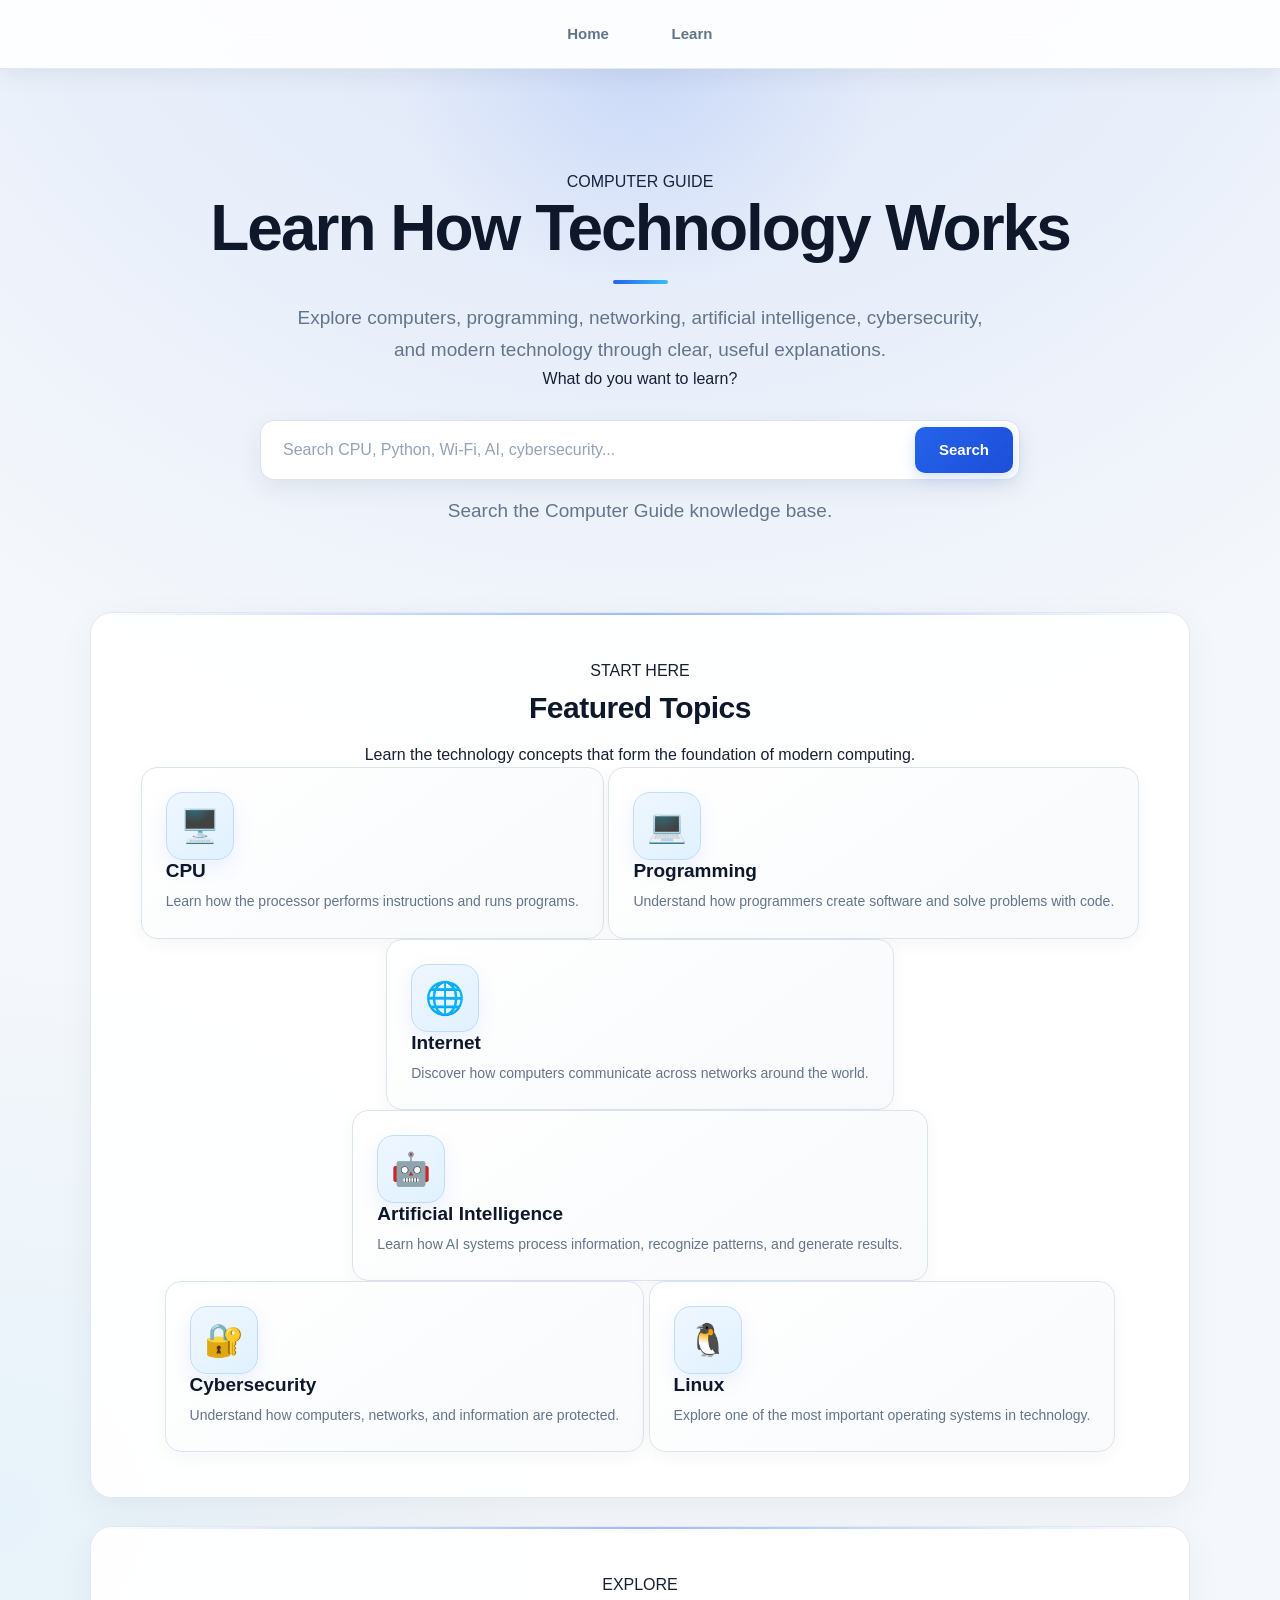
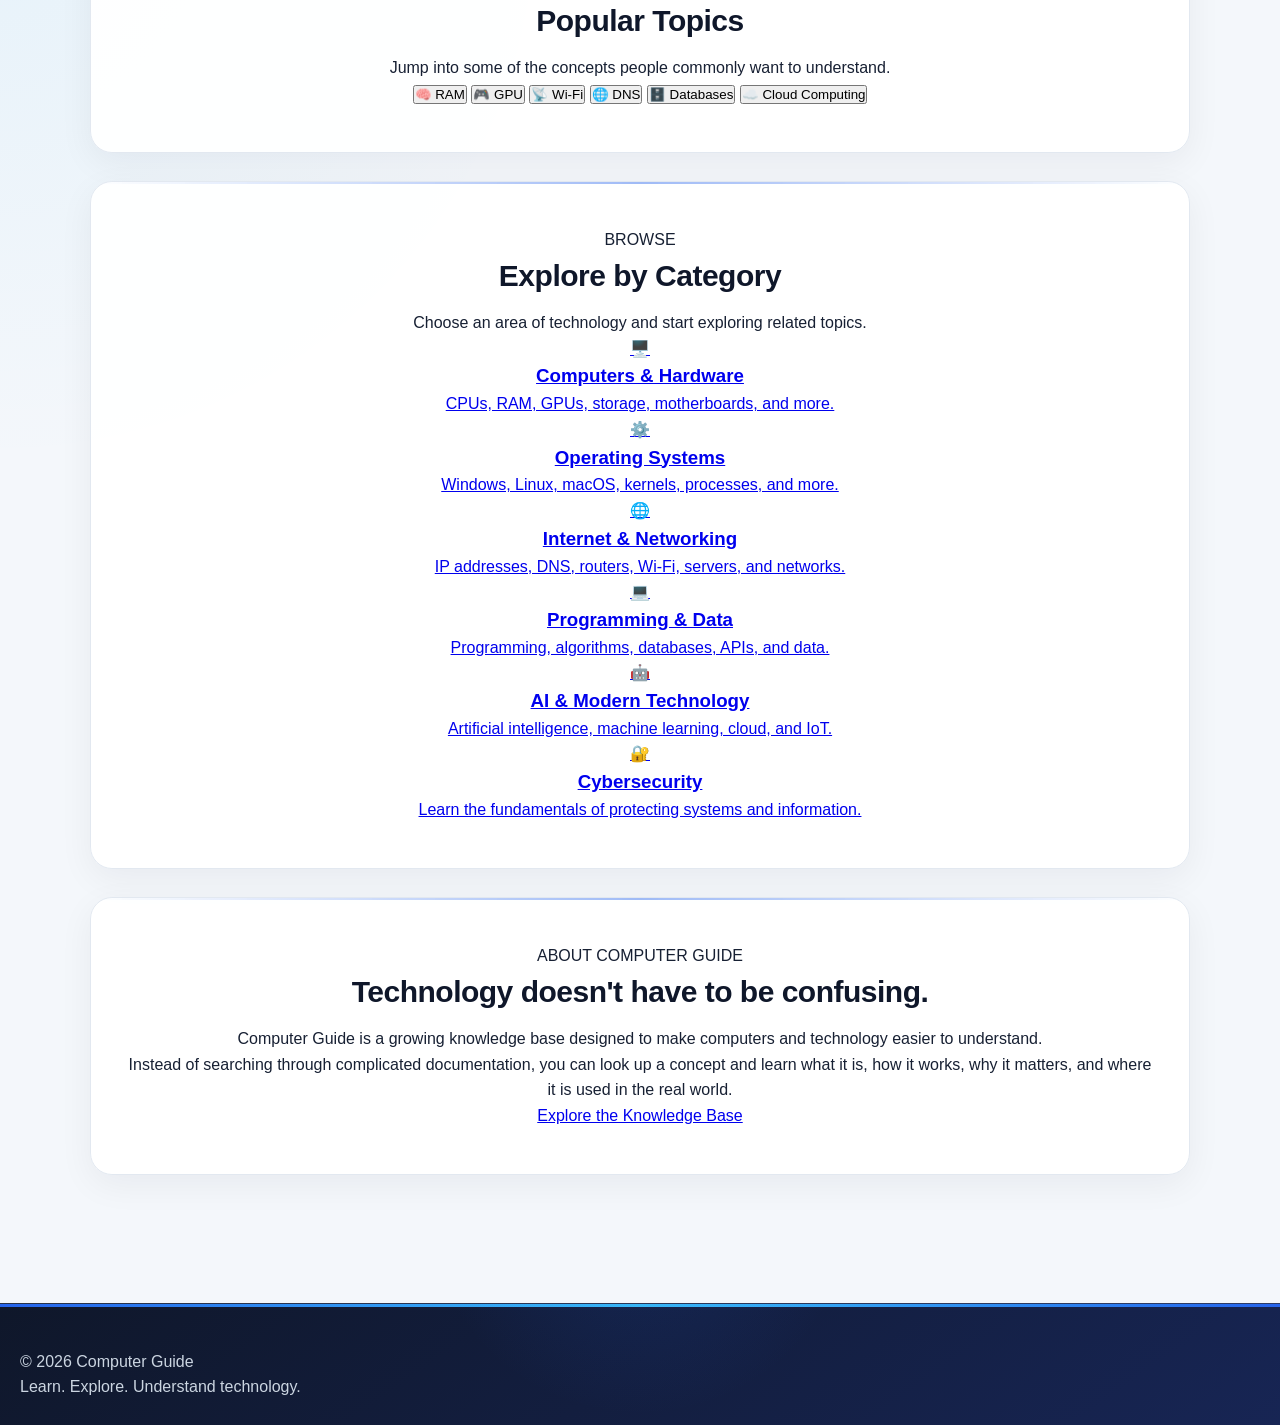
<file: index.html>
<!DOCTYPE html>
<html lang="en">

<head>

    <meta charset="UTF-8">

    <meta
        name="viewport"
        content="width=device-width, initial-scale=1.0"
    >

    <meta
        name="description"
        content="Computer Guide helps you learn computers, programming, networking, artificial intelligence, cybersecurity, and modern technology."
    >

    <title>Computer Guide | Learn Computers & Technology</title>

    <link rel="stylesheet" href="style.css">

</head>

<body>

<nav>

    <a href="index.html">Home</a>

    <a href="learn.html">Learn</a>

</nav>


<header class="hero">

    <div class="hero-content">

        <div class="hero-badge">
            COMPUTER GUIDE
        </div>

        <h1>
            Learn How Technology Works
        </h1>

        <p>
            Explore computers, programming, networking,
            artificial intelligence, cybersecurity,
            and modern technology through clear,
            useful explanations.
        </p>


        <div class="home-search">

            <label for="homeSearch">
                What do you want to learn?
            </label>

            <div class="search-box">

                <input
                    type="text"
                    id="homeSearch"
                    placeholder="Search CPU, Python, Wi-Fi, AI, cybersecurity..."
                    autocomplete="off"
                >

                <button
                    type="button"
                    onclick="searchFromHome()"
                >
                    Search
                </button>

            </div>

            <p class="search-hint">
                Search the Computer Guide knowledge base.
            </p>

        </div>

    </div>

</header>


<main>


    <!-- FEATURED TOPICS -->

    <section class="home-section">

        <div class="section-heading">

            <span>START HERE</span>

            <h2>
                Featured Topics
            </h2>

            <p>
                Learn the technology concepts that
                form the foundation of modern computing.
            </p>

        </div>


        <div class="topic-grid">


            <button
                class="topic-card"
                onclick="openLearnTopic('cpu')"
            >

                <div class="topic-icon">
                    🖥️
                </div>

                <h3>
                    CPU
                </h3>

                <p>
                    Learn how the processor performs
                    instructions and runs programs.
                </p>

            </button>


            <button
                class="topic-card"
                onclick="openLearnTopic('programming')"
            >

                <div class="topic-icon">
                    💻
                </div>

                <h3>
                    Programming
                </h3>

                <p>
                    Understand how programmers create
                    software and solve problems with code.
                </p>

            </button>


            <button
                class="topic-card"
                onclick="openLearnTopic('internet')"
            >

                <div class="topic-icon">
                    🌐
                </div>

                <h3>
                    Internet
                </h3>

                <p>
                    Discover how computers communicate
                    across networks around the world.
                </p>

            </button>


            <button
                class="topic-card"
                onclick="openLearnTopic('artificial-intelligence')"
            >

                <div class="topic-icon">
                    🤖
                </div>

                <h3>
                    Artificial Intelligence
                </h3>

                <p>
                    Learn how AI systems process information,
                    recognize patterns, and generate results.
                </p>

            </button>


            <button
                class="topic-card"
                onclick="openLearnTopic('cybersecurity')"
            >

                <div class="topic-icon">
                    🔐
                </div>

                <h3>
                    Cybersecurity
                </h3>

                <p>
                    Understand how computers, networks,
                    and information are protected.
                </p>

            </button>


            <button
                class="topic-card"
                onclick="openLearnTopic('linux')"
            >

                <div class="topic-icon">
                    🐧
                </div>

                <h3>
                    Linux
                </h3>

                <p>
                    Explore one of the most important
                    operating systems in technology.
                </p>

            </button>


        </div>

    </section>



    <!-- POPULAR TOPICS -->

    <section class="home-section">

        <div class="section-heading">

            <span>EXPLORE</span>

            <h2>
                Popular Topics
            </h2>

            <p>
                Jump into some of the concepts people
                commonly want to understand.
            </p>

        </div>


        <div class="popular-grid">


            <button
                onclick="openLearnTopic('ram')"
            >
                🧠 RAM
            </button>


            <button
                onclick="openLearnTopic('gpu')"
            >
                🎮 GPU
            </button>


            <button
                onclick="openLearnTopic('wifi')"
            >
                📡 Wi-Fi
            </button>


            <button
                onclick="openLearnTopic('dns')"
            >
                🌐 DNS
            </button>


            <button
                onclick="openLearnTopic('databases')"
            >
                🗄️ Databases
            </button>


            <button
                onclick="openLearnTopic('cloud-computing')"
            >
                ☁️ Cloud Computing
            </button>


        </div>

    </section>



    <!-- CATEGORIES -->

    <section class="home-section categories-section">

        <div class="section-heading">

            <span>BROWSE</span>

            <h2>
                Explore by Category
            </h2>

            <p>
                Choose an area of technology and start
                exploring related topics.
            </p>

        </div>


        <div class="category-grid">


            <a href="learn.html?category=Computers">

                <div class="category-icon">
                    🖥️
                </div>

                <div>
                    <h3>
                        Computers & Hardware
                    </h3>

                    <p>
                        CPUs, RAM, GPUs, storage,
                        motherboards, and more.
                    </p>
                </div>

            </a>


            <a href="learn.html?category=Operating%20Systems">

                <div class="category-icon">
                    ⚙️
                </div>

                <div>
                    <h3>
                        Operating Systems
                    </h3>

                    <p>
                        Windows, Linux, macOS,
                        kernels, processes, and more.
                    </p>
                </div>

            </a>


            <a href="learn.html?category=Internet%20%26%20Networking">

                <div class="category-icon">
                    🌐
                </div>

                <div>
                    <h3>
                        Internet & Networking
                    </h3>

                    <p>
                        IP addresses, DNS, routers,
                        Wi-Fi, servers, and networks.
                    </p>

                </div>

            </a>


            <a href="learn.html?category=Programming%20%26%20Data">

                <div class="category-icon">
                    💻
                </div>

                <div>
                    <h3>
                        Programming & Data
                    </h3>

                    <p>
                        Programming, algorithms,
                        databases, APIs, and data.
                    </p>

                </div>

            </a>


            <a href="learn.html?category=Artificial%20Intelligence">

                <div class="category-icon">
                    🤖
                </div>

                <div>
                    <h3>
                        AI & Modern Technology
                    </h3>

                    <p>
                        Artificial intelligence,
                        machine learning, cloud, and IoT.
                    </p>

                </div>

            </a>


            <a href="learn.html?category=Cybersecurity">

                <div class="category-icon">
                    🔐
                </div>

                <div>
                    <h3>
                        Cybersecurity
                    </h3>

                    <p>
                        Learn the fundamentals of
                        protecting systems and information.
                    </p>

                </div>

            </a>


        </div>

    </section>



    <!-- ABOUT COMPUTER GUIDE -->

    <section class="about-section">

        <div>

            <span>
                ABOUT COMPUTER GUIDE
            </span>

            <h2>
                Technology doesn't have to be confusing.
            </h2>

            <p>
                Computer Guide is a growing knowledge base
                designed to make computers and technology
                easier to understand.
            </p>

            <p>
                Instead of searching through complicated
                documentation, you can look up a concept
                and learn what it is, how it works, why it
                matters, and where it is used in the real world.
            </p>

            <a
                class="primary-button"
                href="learn.html"
            >
                Explore the Knowledge Base
            </a>

        </div>

    </section>


</main>



<footer>

    <p>
        © 2026 Computer Guide
    </p>

    <p>
        Learn. Explore. Understand technology.
    </p>

</footer>



<script src="script.js"></script>


<script>

/*
=====================================================
   COMPUTER GUIDE
   HOMEPAGE SEARCH CONNECTION
=====================================================
*/

function searchFromHome() {

    const input =
        document.getElementById("homeSearch");

    const query =
        input.value.trim();

    if (!query) {

        window.location.href = "learn.html";

        return;
    }

    window.location.href =
        "learn.html?search=" +
        encodeURIComponent(query);

}


/*
=====================================================
   HOMEPAGE TOPIC CONNECTION
=====================================================
*/

function openLearnTopic(topic) {

    window.location.href =
        "learn.html?topic=" +
        encodeURIComponent(topic);

}


/*
=====================================================
   ENTER KEY SEARCH
=====================================================
*/

const homeSearch =
    document.getElementById("homeSearch");

if (homeSearch) {

    homeSearch.addEventListener(
        "keydown",
        function(event) {

            if (event.key === "Enter") {

                searchFromHome();

            }

        }
    );

}

</script>


</body>

</html>
</file>
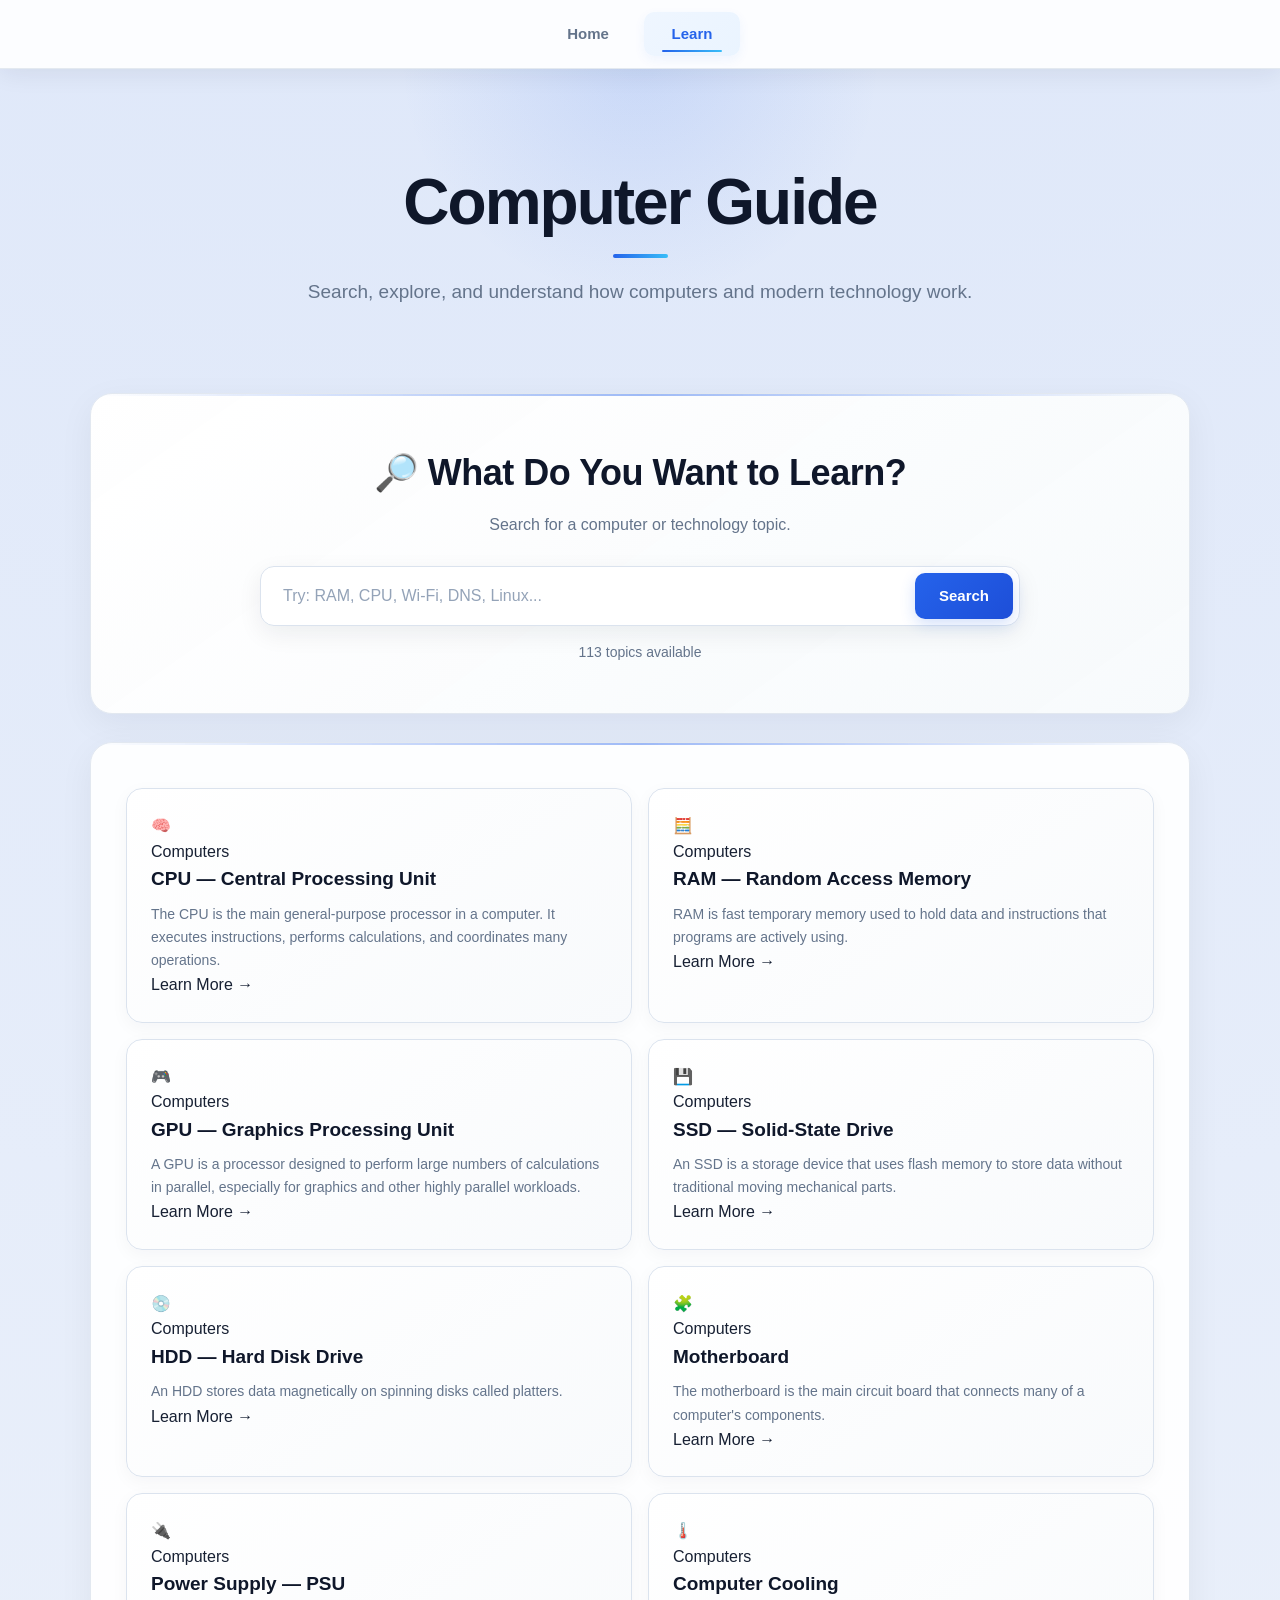
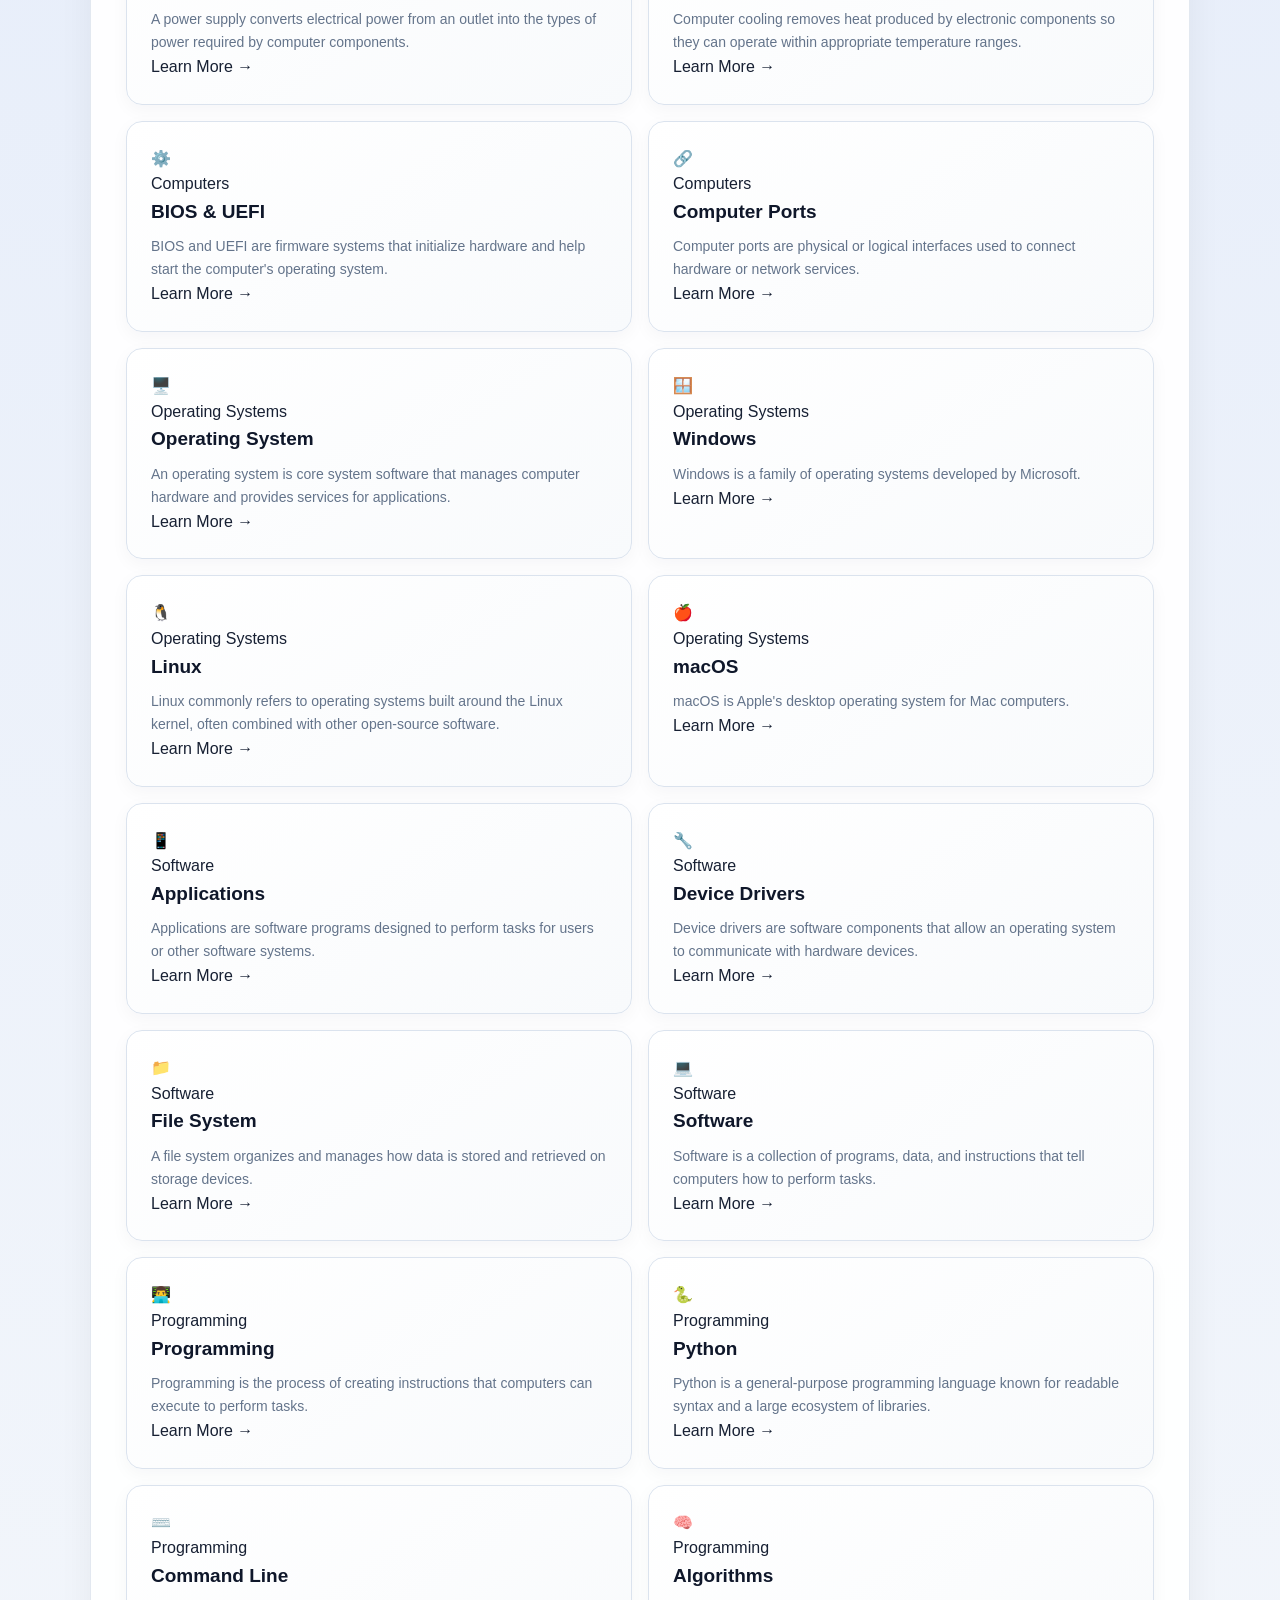
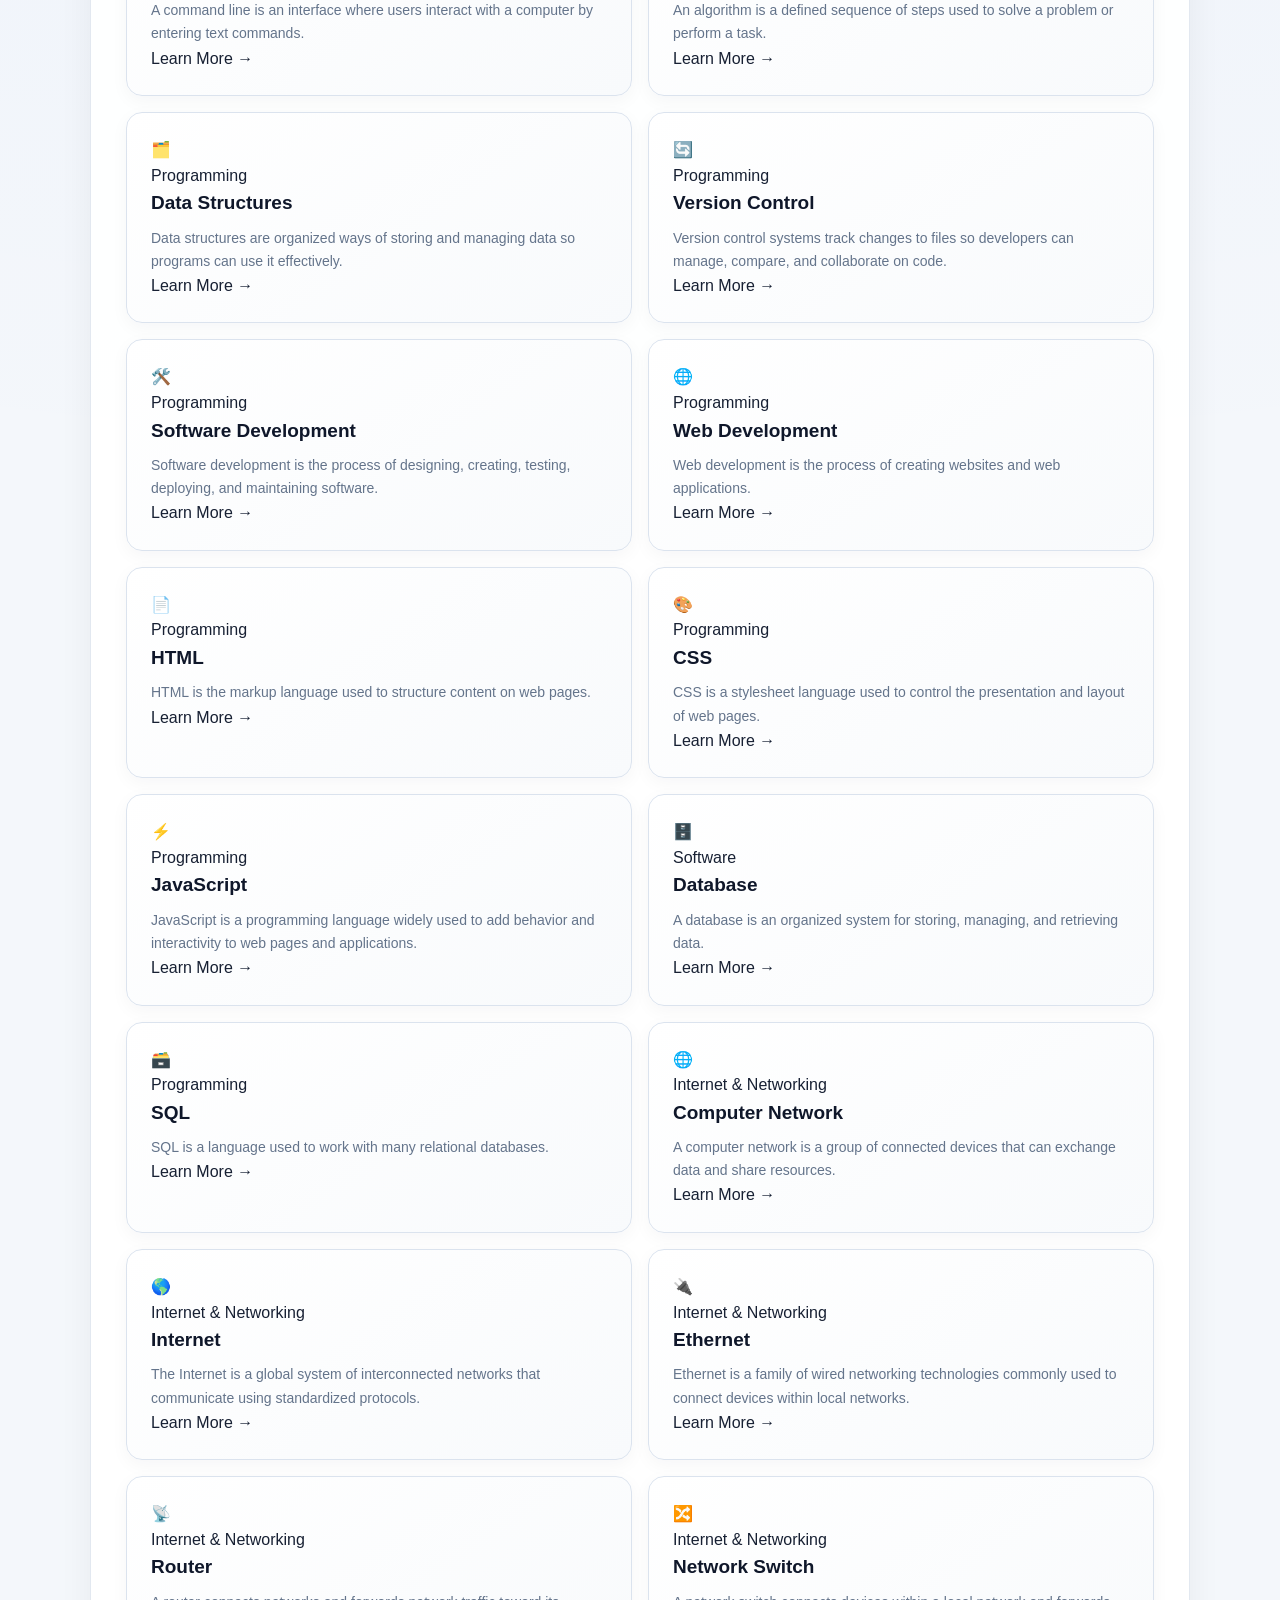
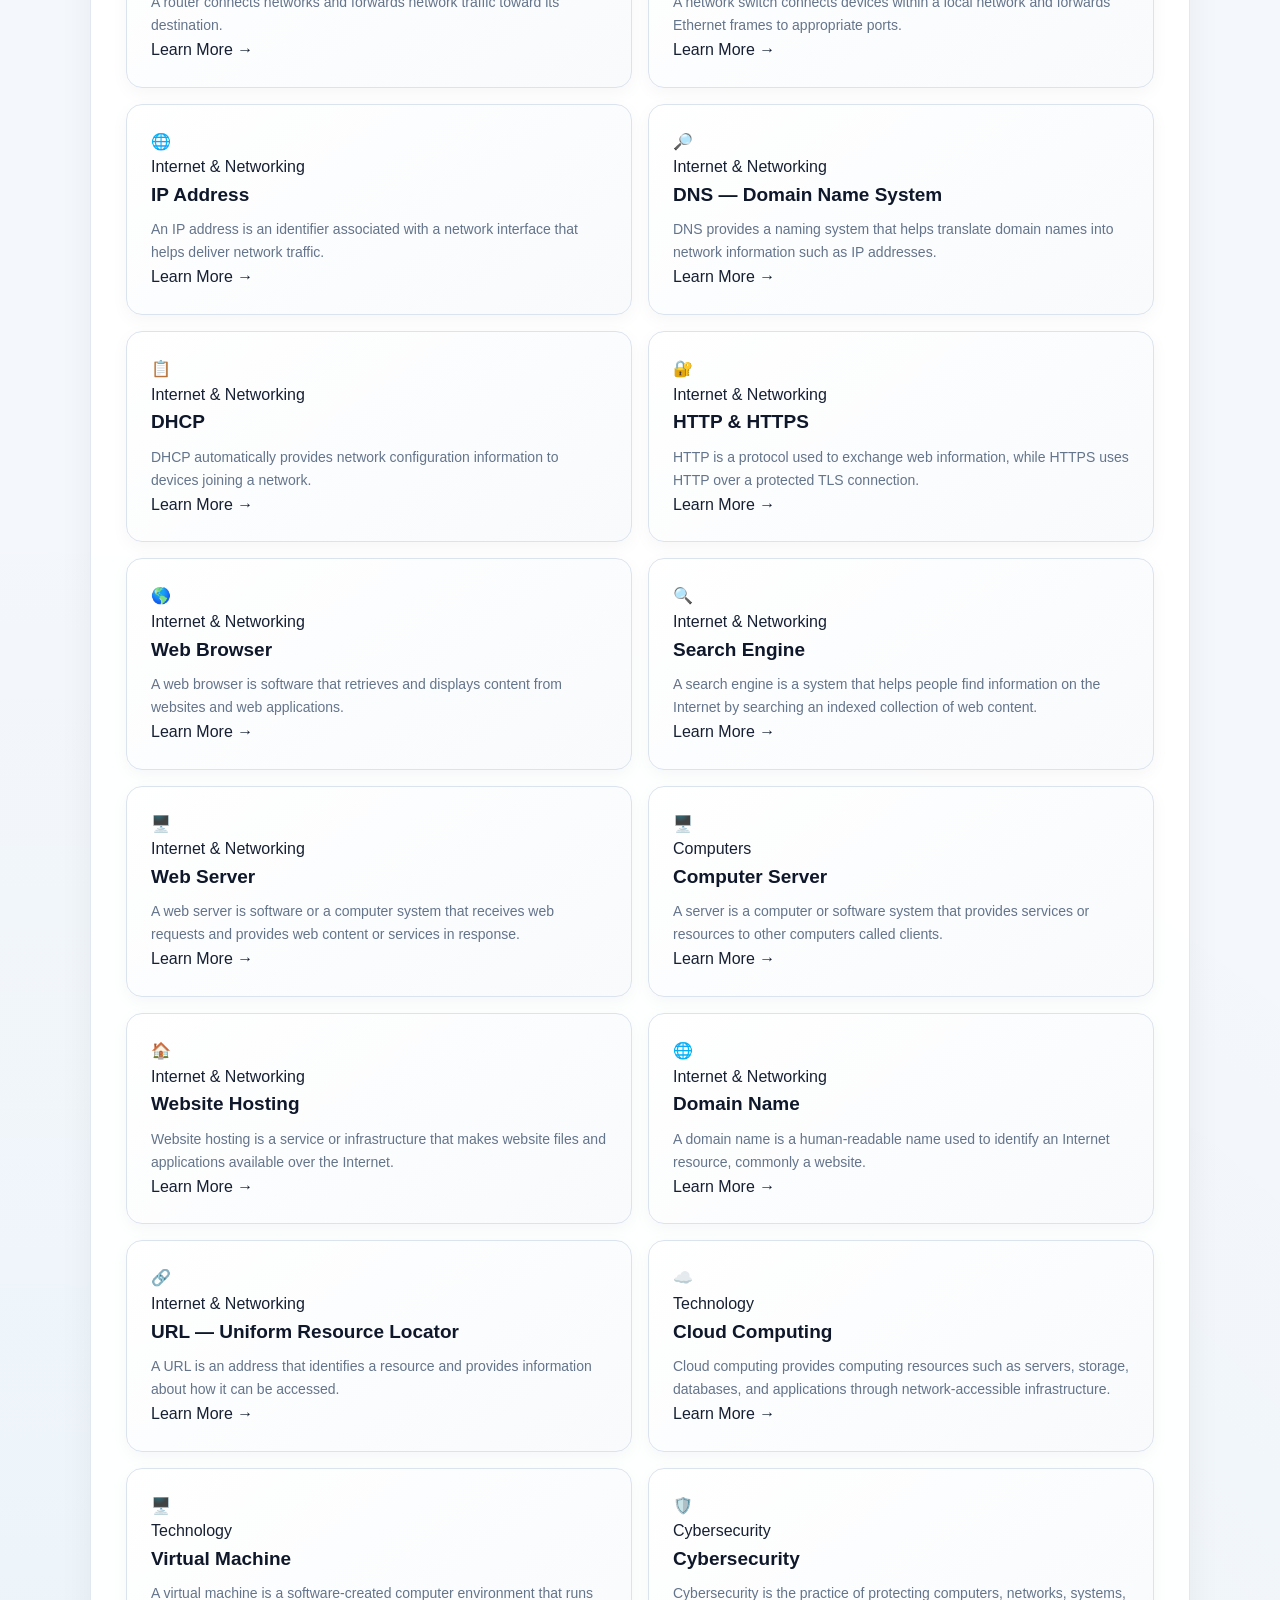
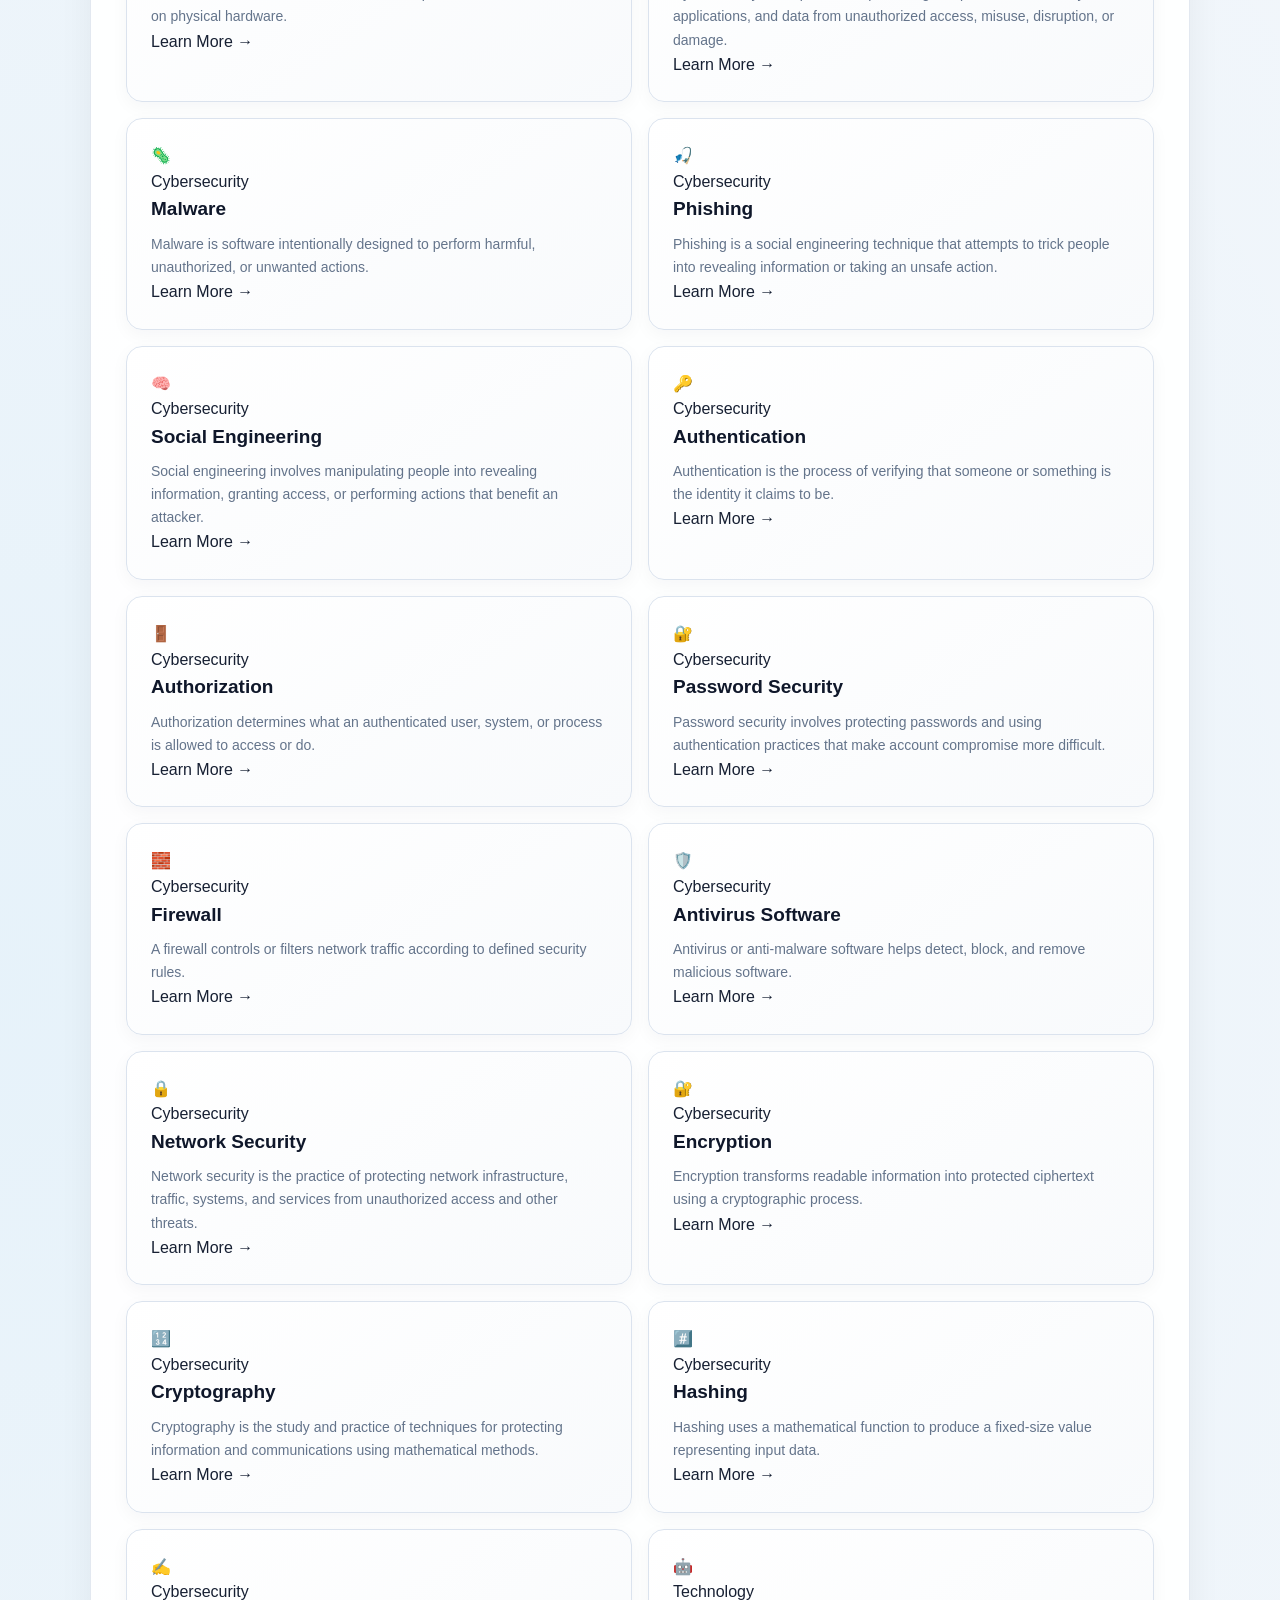
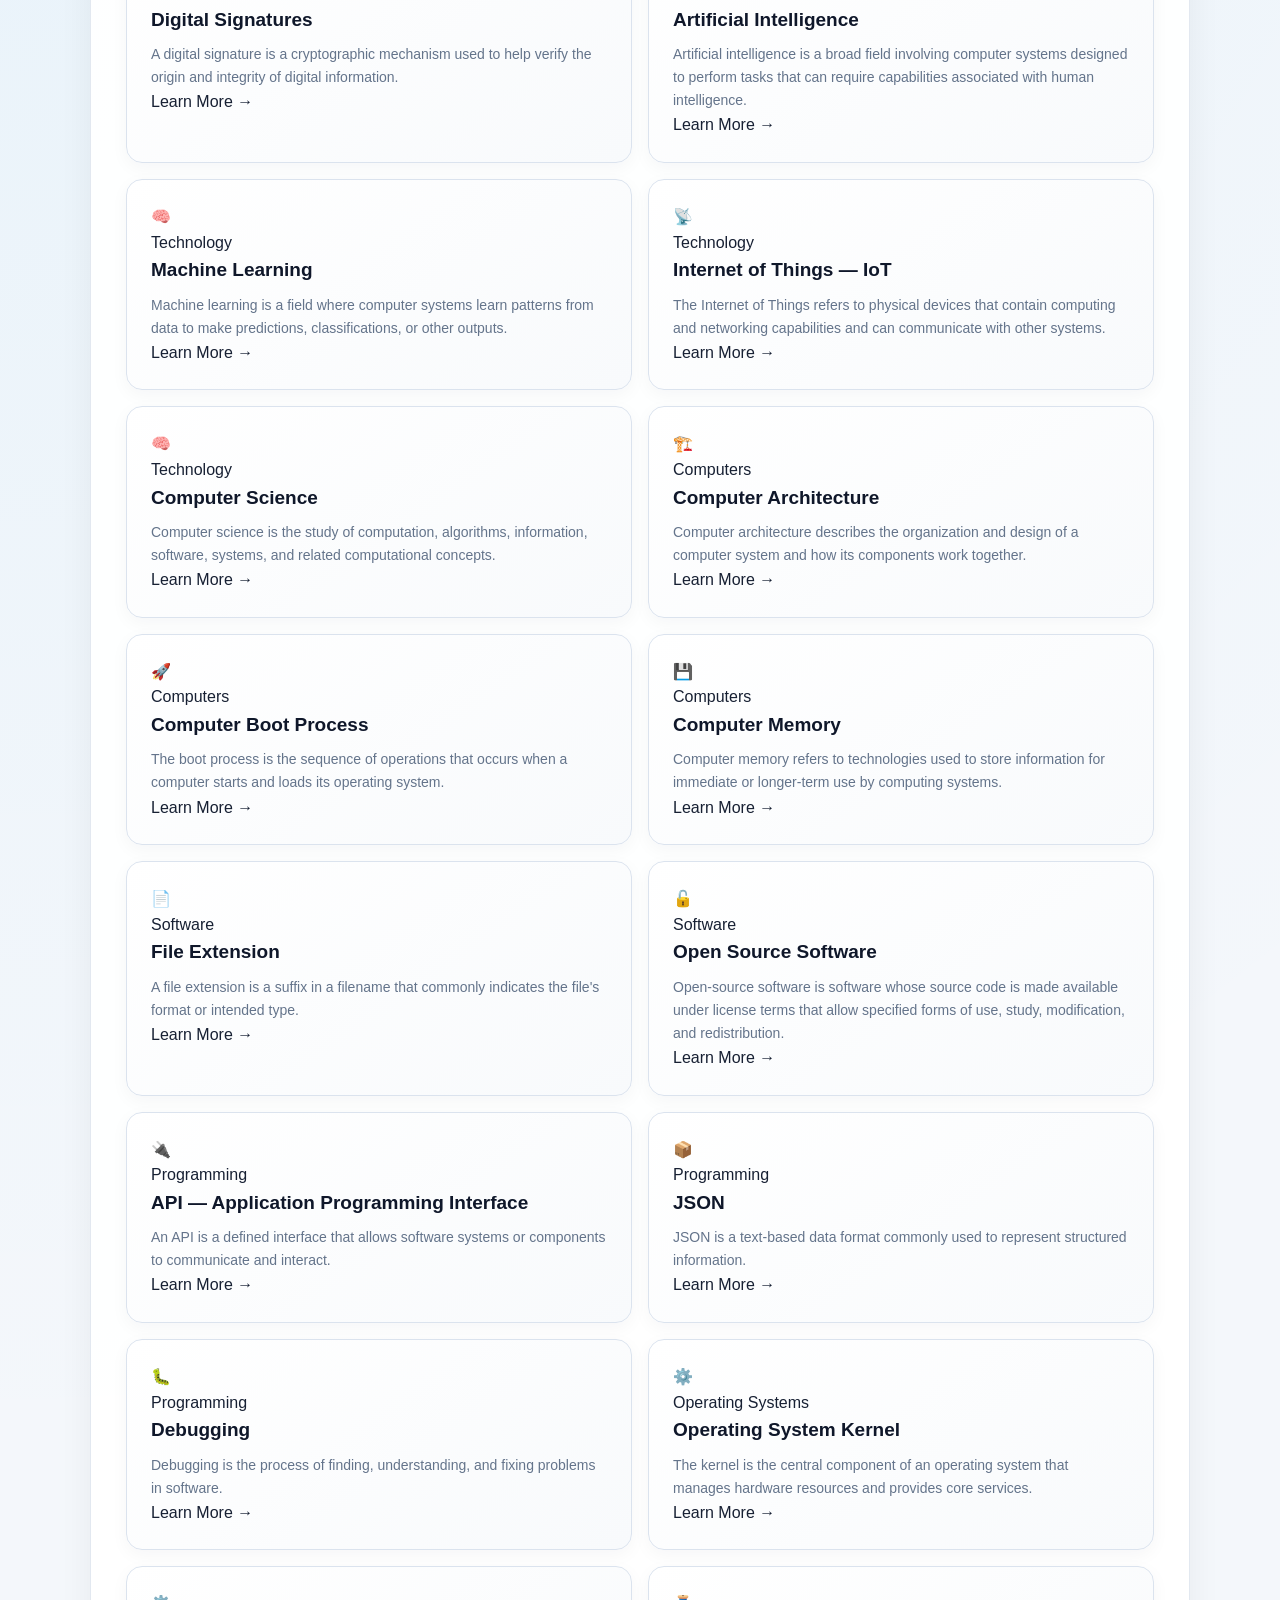
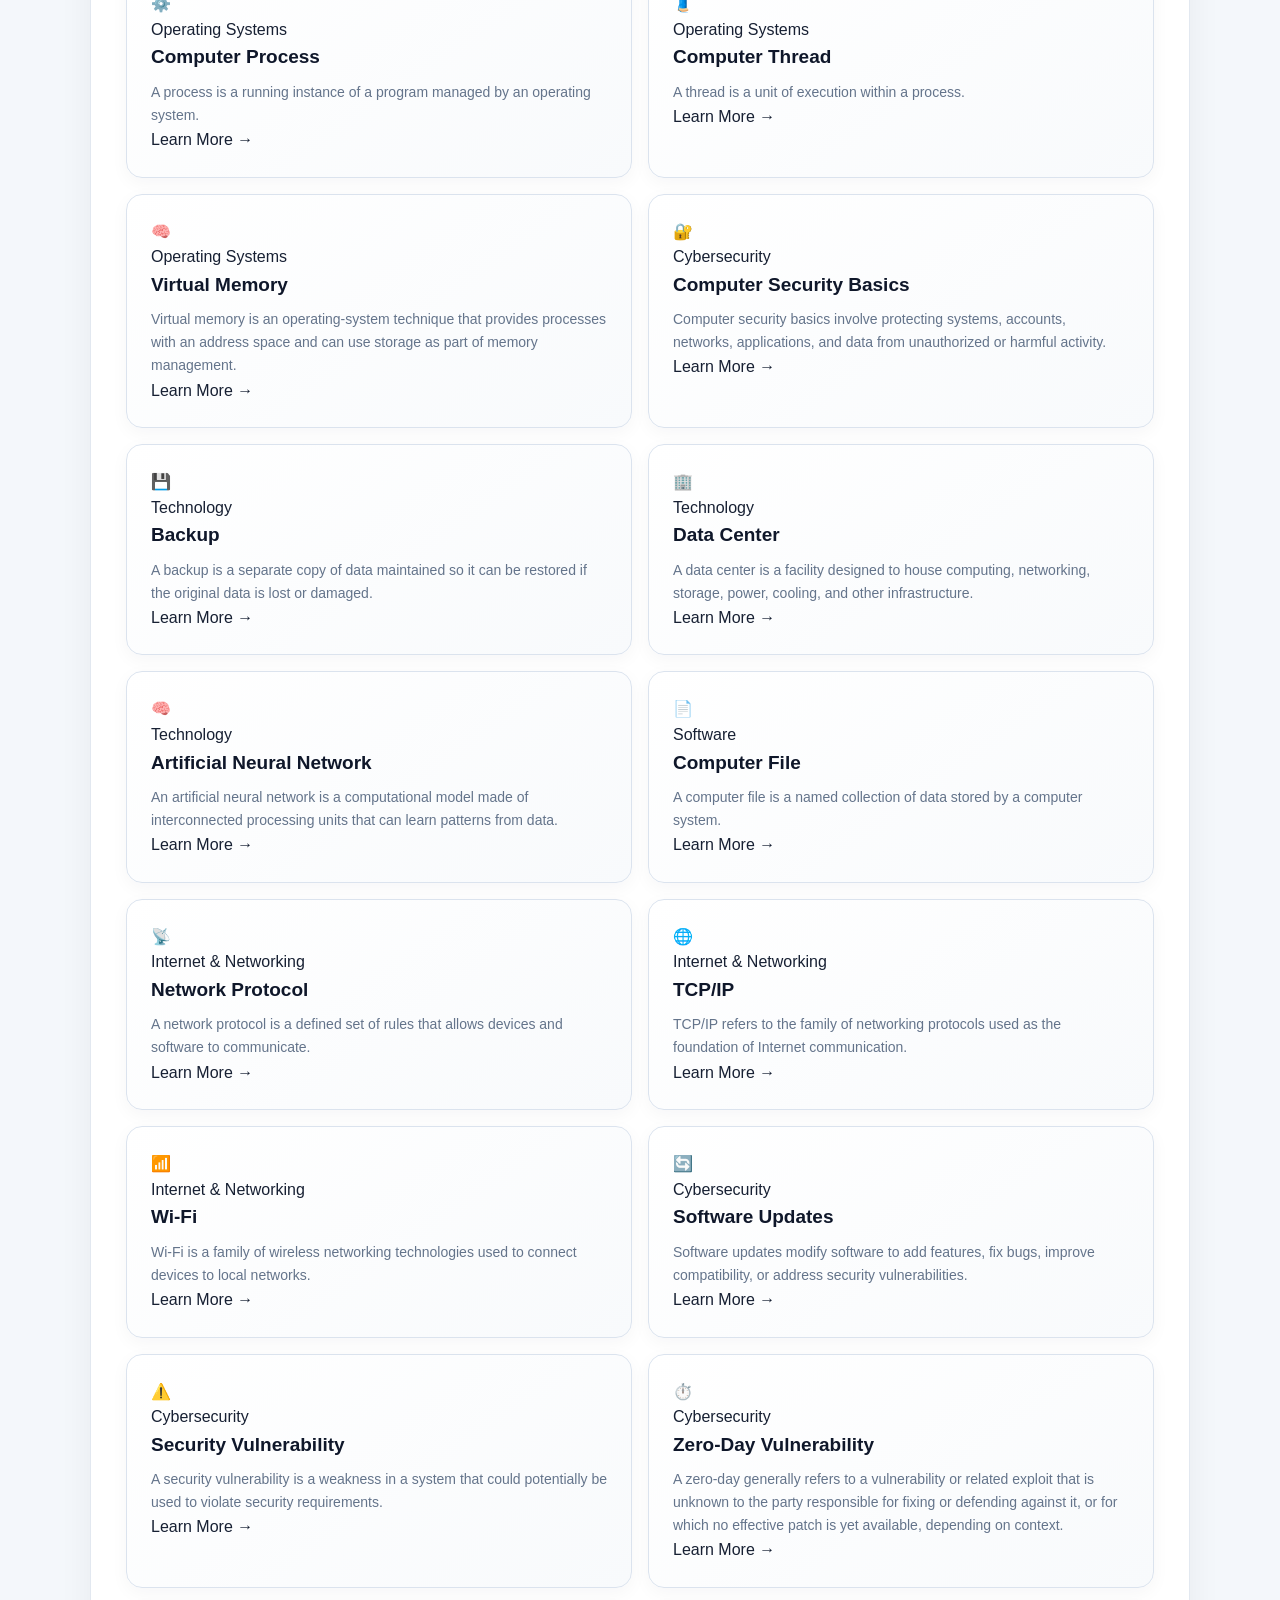
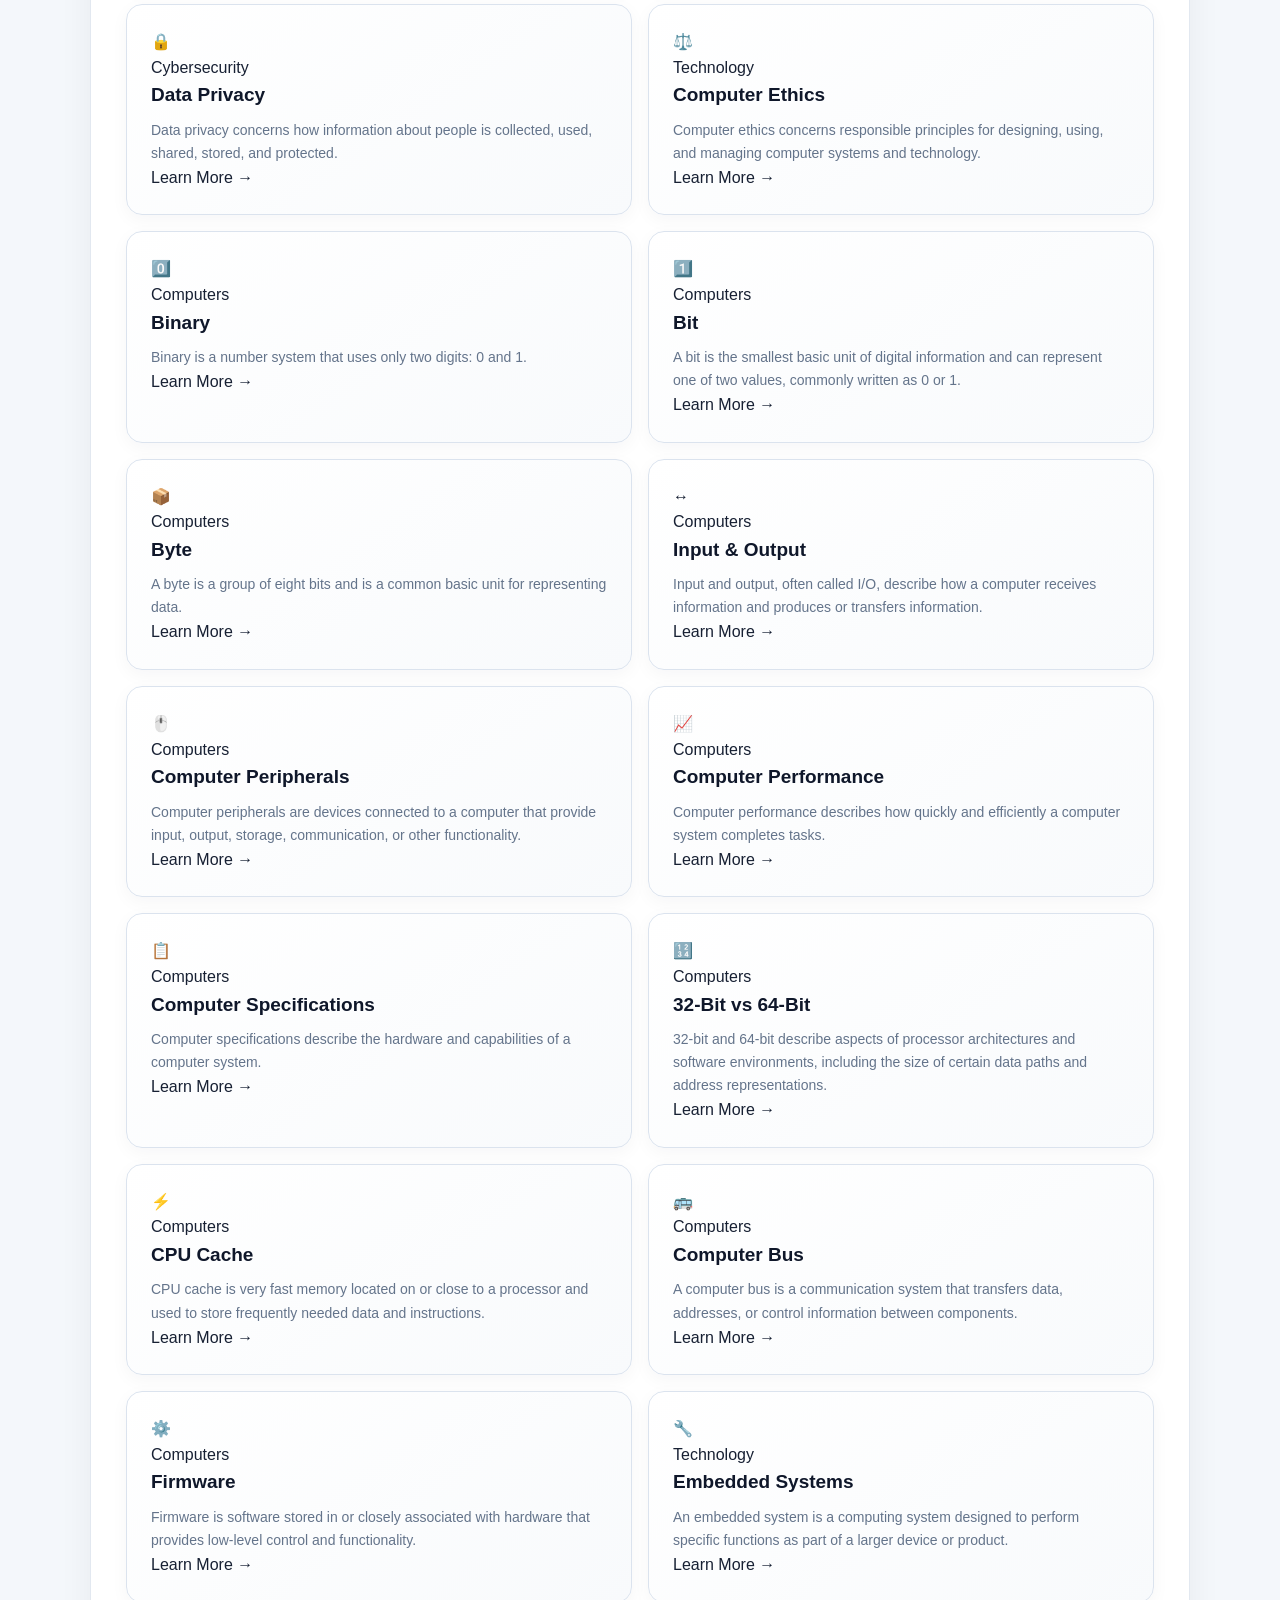
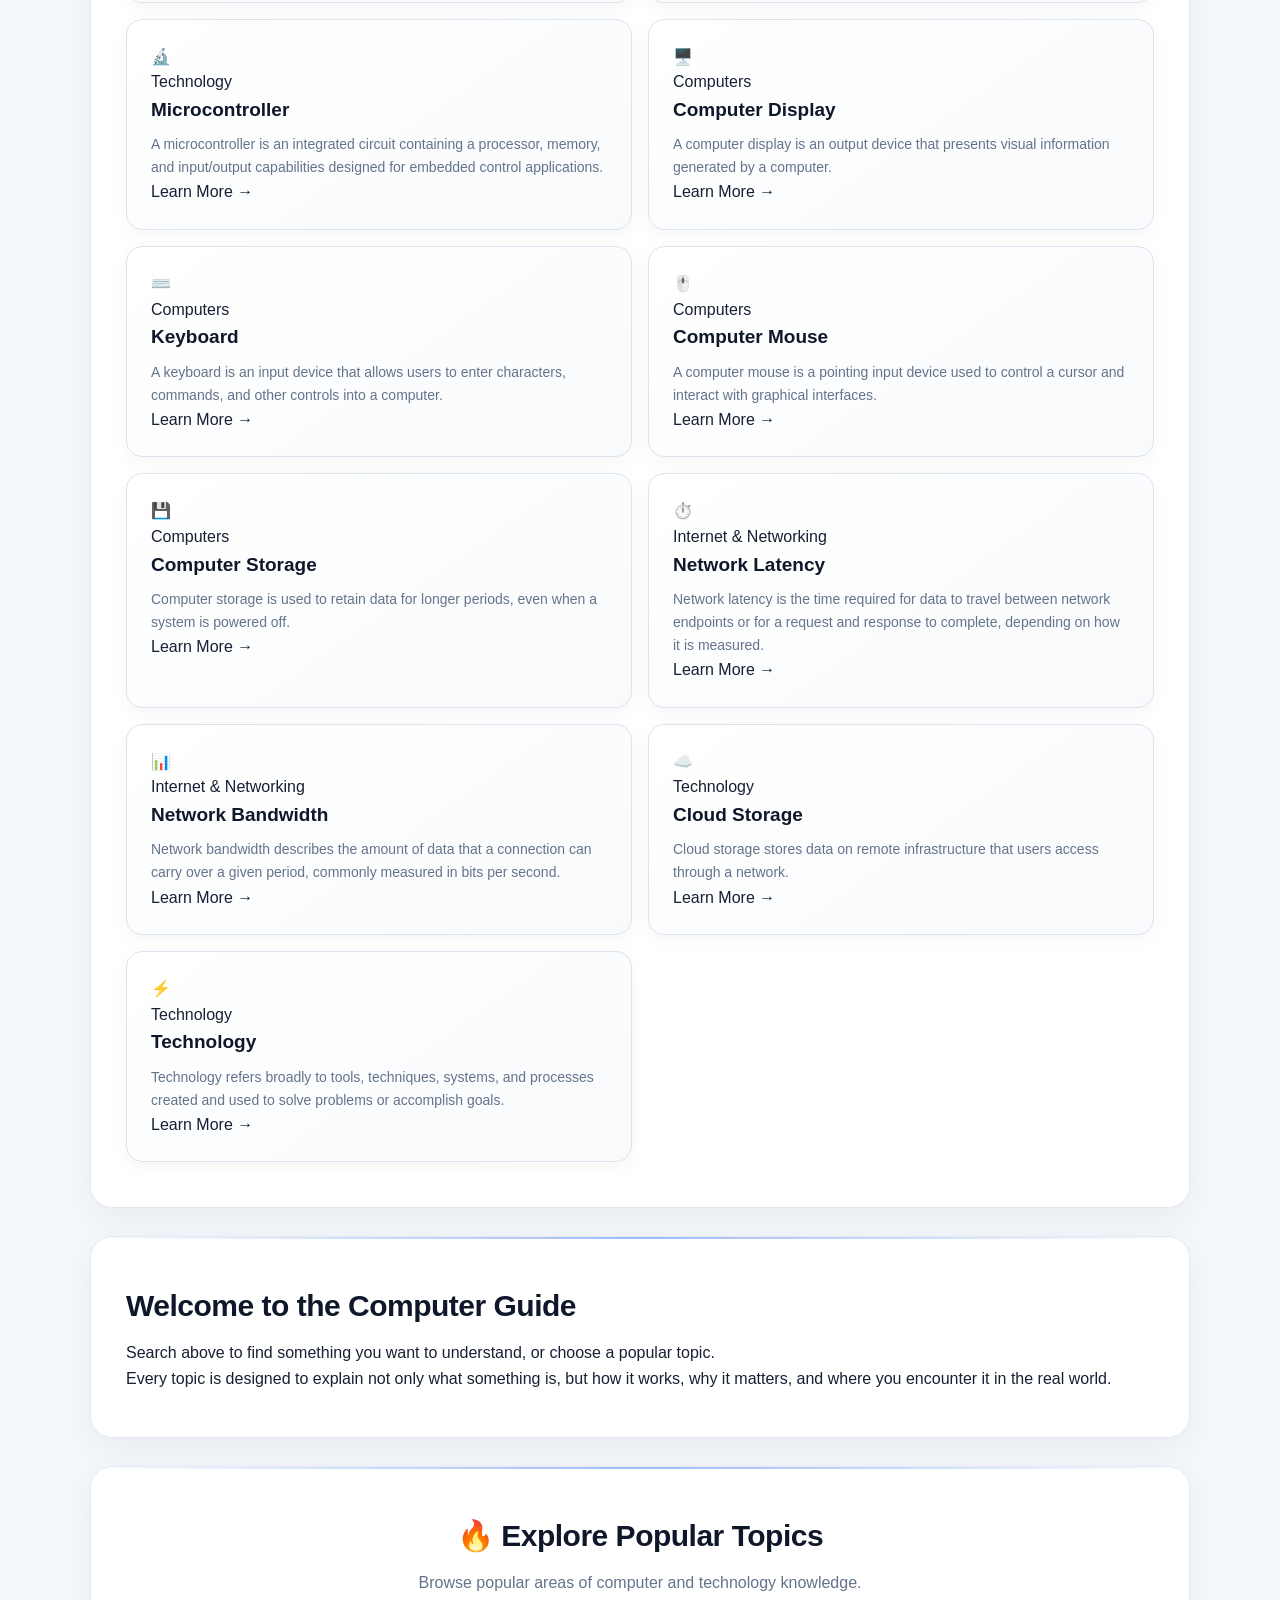
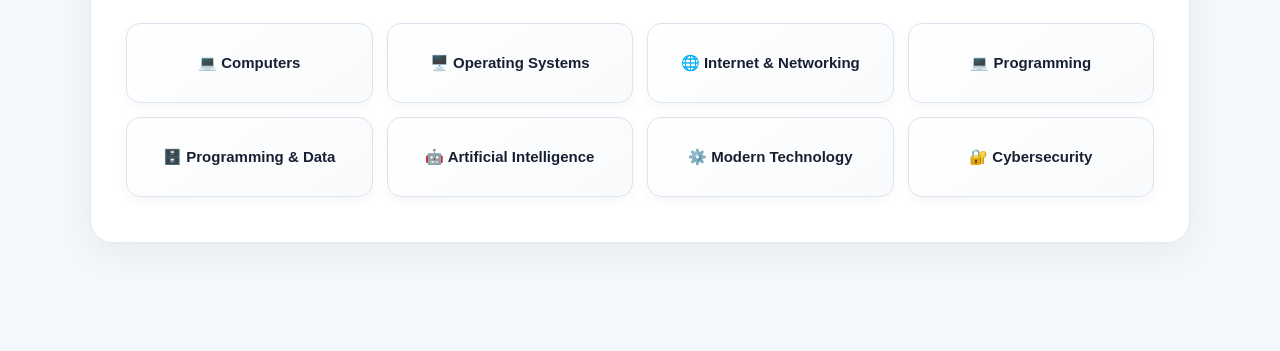
<file: learn.html>
<!DOCTYPE html>
<html lang="en">

<head>

    <meta charset="UTF-8">

    <meta
        name="viewport"
        content="width=device-width, initial-scale=1.0"
    >

    <meta
        name="description"
        content="Computer Guide — Search and learn about computers, hardware, programming, networking, artificial intelligence, cybersecurity, and modern technology."
    >

    <title>Learn | Computer Guide</title>

    <link rel="stylesheet" href="style.css">

</head>

<body>

    <!-- =====================================================
         NAVIGATION
    ====================================================== -->

    <nav>

        <a href="index.html">
            Home
        </a>

        <a
            href="learn.html"
            class="active"
        >
            Learn
        </a>

    </nav>


    <!-- =====================================================
         HEADER
    ====================================================== -->

    <header>

        <h1>
            Computer Guide
        </h1>

        <p>
            Search, explore, and understand how computers
            and modern technology work.
        </p>

    </header>


    <main>


        <!-- =================================================
             SEARCH
        ================================================== -->

        <section class="search-section">

            <h2>
                🔎 What Do You Want to Learn?
            </h2>

            <p>
                Search for a computer or technology topic.
            </p>


            <div class="search-box">

                <input
                    type="search"
                    id="topicSearch"
                    placeholder="Try: RAM, CPU, Wi-Fi, DNS, Linux..."
                    autocomplete="off"
                    aria-label="Search computer topics"
                >

                <button
                    type="button"
                    onclick="searchTopics()"
                >
                    Search
                </button>

            </div>


            <p
                id="searchStatus"
                class="search-status"
            >
                Explore computer and technology topics.
            </p>

        </section>



        <!-- =================================================
             SEARCH RESULTS
             
             These are intentionally ABOVE the popular
             topics so search results are easier to find.
        ================================================== -->

        <section>

            <div
                id="searchResults"
                class="search-results"
            ></div>

        </section>



        <!-- =================================================
             TOPIC VIEWER
             
             Full definitions and explanations appear here
             after the user selects a topic.
        ================================================== -->

        <section>

            <div
                id="topicViewer"
                class="lesson"
            >

                <h2>
                    Welcome to the Computer Guide
                </h2>

                <p>
                    Search above to find something you want
                    to understand, or choose a popular topic.
                </p>

                <p>
                    Every topic is designed to explain not
                    only what something is, but how it works,
                    why it matters, and where you encounter it
                    in the real world.
                </p>

            </div>

        </section>



        <!-- =================================================
             POPULAR TOPICS
             
             This now comes AFTER the search results and
             topic information.
        ================================================== -->

        <section>

            <h2>
                🔥 Explore Popular Topics
            </h2>

            <p>
                Browse popular areas of computer and
                technology knowledge.
            </p>


            <div class="categories">


                <!-- Computers -->

                <button
                    type="button"
                    onclick="showCategory('Computers')"
                >
                    💻 Computers
                </button>


                <!-- Operating Systems -->

                <button
                    type="button"
                    onclick="showCategory('Operating Systems')"
                >
                    🖥️ Operating Systems
                </button>


                <!-- Internet & Networking -->

                <button
                    type="button"
                    onclick="showCategory('Internet & Networking')"
                >
                    🌐 Internet & Networking
                </button>


                <!-- Programming -->

                <button
                    type="button"
                    onclick="showCategory('Programming')"
                >
                    💻 Programming
                </button>


                <!-- Programming & Data -->

                <button
                    type="button"
                    onclick="showCategory('Programming & Data')"
                >
                    🗄️ Programming & Data
                </button>


                <!-- Artificial Intelligence -->

                <button
                    type="button"
                    onclick="showCategory('Artificial Intelligence')"
                >
                    🤖 Artificial Intelligence
                </button>


                <!-- Modern Technology -->

                <button
                    type="button"
                    onclick="showCategory('Modern Technology')"
                >
                    ⚙️ Modern Technology
                </button>


                <!-- Cybersecurity -->

                <button
                    type="button"
                    onclick="showCategory('Cybersecurity')"
                >
                    🔐 Cybersecurity
                </button>


            </div>

        </section>


    </main>


    <!-- =====================================================
         JAVASCRIPT
    ====================================================== -->

    <script src="script.js"></script>

</body>

</html>
</file>
<file: style.css>
/* =====================================================
   COMPUTER GUIDE
   Professional Technology Knowledge Base
===================================================== */

* {
    box-sizing: border-box;
    margin: 0;
    padding: 0;
}

html {
    scroll-behavior: smooth;
}

body {
    font-family:
        Inter,
        -apple-system,
        BlinkMacSystemFont,
        "Segoe UI",
        Arial,
        sans-serif;

    background:
        radial-gradient(
            circle at 50% -10%,
            rgba(37, 99, 235, 0.14),
            transparent 32%
        ),
        radial-gradient(
            circle at 0% 50%,
            rgba(14, 165, 233, 0.06),
            transparent 28%
        ),
        #f4f7fb;

    color: #172033;

    line-height: 1.6;

    min-height: 100vh;
}


/* =====================================================
   SELECTION
===================================================== */

::selection {
    background: #2563eb;
    color: white;
}


/* =====================================================
   NAVIGATION
===================================================== */

nav {
    position: sticky;
    top: 0;
    z-index: 100;

    display: flex;
    justify-content: center;
    align-items: center;

    gap: 8px;

    width: 100%;

    padding: 12px 20px;

    background:
        rgba(255, 255, 255, 0.90);

    border-bottom: 1px solid rgba(226, 232, 240, 0.95);

    box-shadow:
        0 5px 25px rgba(15, 23, 42, 0.07);

    backdrop-filter: blur(18px);
    -webkit-backdrop-filter: blur(18px);

    transition:
        box-shadow 0.25s ease,
        background 0.25s ease;
}

nav a {
    position: relative;

    display: inline-flex;
    align-items: center;
    justify-content: center;

    min-width: 96px;

    padding: 10px 19px;

    color: #64748b;

    text-decoration: none;

    font-size: 15px;
    font-weight: 700;

    border-radius: 10px;

    transition:
        color 0.2s ease,
        background 0.2s ease,
        transform 0.2s ease,
        box-shadow 0.2s ease;
}

nav a:hover {
    color: #2563eb;

    background:
        linear-gradient(
            135deg,
            #f0f6ff,
            #eaf4ff
        );

    transform: translateY(-2px);

    box-shadow:
        0 5px 14px rgba(37, 99, 235, 0.07);
}

nav a:active {
    transform: translateY(0);
}

nav a.active {
    color: #2563eb;

    background:
        linear-gradient(
            135deg,
            #eff6ff,
            #eaf4ff
        );

    box-shadow:
        0 4px 12px rgba(37, 99, 235, 0.06);
}

nav a.active::after {
    content: "";

    position: absolute;

    left: 18px;
    right: 18px;
    bottom: 4px;

    height: 2px;

    border-radius: 10px;

    background:
        linear-gradient(
            90deg,
            #2563eb,
            #38bdf8
        );

    transform-origin: center;

    animation:
        navUnderline 0.25s ease;
}

@keyframes navUnderline {

    from {
        transform: scaleX(0.4);

        opacity: 0;
    }

    to {
        transform: scaleX(1);

        opacity: 1;
    }

}


/* =====================================================
   HEADER
===================================================== */

header {
    position: relative;

    text-align: center;

    padding: 100px 20px 75px;

    overflow: hidden;
}

header::before {
    content: "";

    position: absolute;

    width: 500px;
    height: 500px;

    top: -260px;
    left: 50%;

    transform: translateX(-50%);

    background:
        radial-gradient(
            circle,
            rgba(37, 99, 235, 0.12),
            transparent 68%
        );

    pointer-events: none;
}

header h1 {
    position: relative;

    margin-bottom: 18px;

    font-size: clamp(42px, 7vw, 64px);

    font-weight: 800;

    letter-spacing: -2px;

    color: #0f172a;

    line-height: 1.05;
}

header h1::after {
    content: "";

    display: block;

    width: 55px;
    height: 4px;

    margin: 18px auto 0;

    border-radius: 20px;

    background:
        linear-gradient(
            90deg,
            #2563eb,
            #38bdf8
        );
}

header p {
    position: relative;

    color: #64748b;

    font-size: 19px;

    max-width: 720px;

    margin: 0 auto;

    line-height: 1.7;
}


/* =====================================================
   MAIN CONTENT
===================================================== */

main {
    width: min(1100px, calc(100% - 32px));

    margin: 0 auto;

    padding: 10px 0 80px;
}


/* =====================================================
   GENERAL SECTIONS
===================================================== */

main > section {
    position: relative;

    text-align: center;

    margin-bottom: 28px;

    background:
        rgba(255, 255, 255, 0.92);

    padding: 45px 35px;

    border-radius: 22px;

    border: 1px solid #e2e8f0;

    box-shadow:
        0 10px 35px rgba(15, 23, 42, 0.055);

    overflow: hidden;
}

main > section::before {
    content: "";

    position: absolute;

    top: 0;
    left: 0;

    width: 100%;
    height: 2px;

    background:
        linear-gradient(
            90deg,
            transparent,
            rgba(37, 99, 235, 0.55),
            transparent
        );

    opacity: 0.8;
}

main > section h2 {
    margin-bottom: 10px;

    color: #0f172a;

    font-size: 30px;

    font-weight: 800;

    letter-spacing: -0.5px;
}

main > section > p {
    color: #64748b;

    max-width: 720px;

    margin: 0 auto 25px;

    font-size: 16px;
}


/* =====================================================
   SEARCH SECTION
===================================================== */

.search-section {
    padding: 50px 35px !important;

    background:
        linear-gradient(
            145deg,
            rgba(255, 255, 255, 0.98),
            rgba(248, 250, 252, 0.96)
        ) !important;
}

.search-section h2 {
    font-size: clamp(28px, 5vw, 36px) !important;
}

.search-box {
    display: flex;

    max-width: 760px;

    margin: 28px auto 15px;

    padding: 6px;

    background: #ffffff;

    border: 1px solid #dbe3ee;

    border-radius: 14px;

    box-shadow:
        0 8px 25px rgba(15, 23, 42, 0.07);

    transition:
        border-color 0.2s ease,
        box-shadow 0.2s ease;
}

.search-box:focus-within {
    border-color: #60a5fa;

    box-shadow:
        0 0 0 4px rgba(37, 99, 235, 0.08),
        0 10px 30px rgba(15, 23, 42, 0.07);
}

.search-box input {
    flex: 1;

    min-width: 0;

    border: none;
    outline: none;

    padding: 14px 16px;

    background: transparent;

    color: #172033;

    font-size: 16px;
}

.search-box input::placeholder {
    color: #94a3b8;
}

.search-box button {
    border: none;

    padding: 0 24px;

    border-radius: 10px;

    background:
        linear-gradient(
            135deg,
            #2563eb,
            #1d4ed8
        );

    color: white;

    font-size: 15px;

    font-weight: 700;

    cursor: pointer;

    box-shadow:
        0 5px 15px rgba(37, 99, 235, 0.2);

    transition:
        transform 0.2s ease,
        box-shadow 0.2s ease;
}

.search-box button:hover {
    transform: translateY(-1px);

    box-shadow:
        0 8px 20px rgba(37, 99, 235, 0.28);
}

.search-status {
    margin: 12px auto 0 !important;

    color: #64748b !important;

    font-size: 14px !important;
}


/* =====================================================
   CATEGORY GRID
===================================================== */

.categories {
    display: grid;

    grid-template-columns:
        repeat(4, 1fr);

    gap: 14px;

    margin-top: 28px;
}

.categories button {
    position: relative;

    min-height: 80px;

    padding: 18px 14px;

    border: 1px solid #dbe3ee;

    border-radius: 14px;

    background:
        linear-gradient(
            145deg,
            #ffffff,
            #f8fafc
        );

    color: #172033;

    font-size: 15px;

    font-weight: 700;

    cursor: pointer;

    box-shadow:
        0 4px 12px rgba(15, 23, 42, 0.035);

    transition:
        transform 0.2s ease,
        border-color 0.2s ease,
        background 0.2s ease,
        box-shadow 0.2s ease;
}

.categories button:hover {
    transform: translateY(-3px);

    border-color: #93c5fd;

    background:
        linear-gradient(
            145deg,
            #ffffff,
            #eff6ff
        );

    box-shadow:
        0 10px 25px rgba(37, 99, 235, 0.10);
}

.categories button:active {
    transform: translateY(-1px);
}


/* =====================================================
   SEARCH RESULTS
===================================================== */

.search-results {
    display: grid;

    grid-template-columns:
        repeat(2, 1fr);

    gap: 16px;

    text-align: left;
}

.search-results:empty {
    display: none;
}


/* =====================================================
   TOPIC CARDS
===================================================== */

.topic-card {
    position: relative;

    padding: 24px;

    text-align: left;

    background:
        linear-gradient(
            145deg,
            #ffffff,
            #f8fafc
        );

    border: 1px solid #dbe3ee;

    border-radius: 16px;

    box-shadow:
        0 5px 18px rgba(15, 23, 42, 0.04);

    overflow: hidden;

    transition:
        transform 0.2s ease,
        border-color 0.2s ease,
        box-shadow 0.2s ease;
}

.topic-card::before {
    content: "";

    position: absolute;

    top: 0;
    left: 0;

    width: 4px;
    height: 100%;

    background:
        linear-gradient(
            180deg,
            #2563eb,
            #38bdf8
        );

    opacity: 0;

    transition: opacity 0.2s ease;
}

.topic-card:hover {
    transform: translateY(-4px);

    border-color: #bfdbfe;

    box-shadow:
        0 14px 32px rgba(15, 23, 42, 0.09);
}

.topic-card:hover::before {
    opacity: 1;
}

.topic-card h3 {
    margin-bottom: 8px;

    color: #0f172a;

    font-size: 19px;

    font-weight: 800;
}

.topic-card p {
    margin: 0;

    color: #64748b;

    font-size: 14px;

    line-height: 1.65;
}


/* =====================================================
   TOPIC VIEWER
===================================================== */

#topicViewer {
    display: block;

    text-align: left;

    margin-top: 0;

    padding: 0;

    background: transparent;

    border: none;

    box-shadow: none;

    overflow: visible;
}

#topicViewer::before {
    display: none;
}


/* =====================================================
   TOPIC PAGE
===================================================== */

.topic-page {
    position: relative;

    padding: 42px;

    background:
        linear-gradient(
            145deg,
            #ffffff,
            #f8fafc
        );

    border: 1px solid #dbe3ee;

    border-radius: 20px;

    box-shadow:
        0 12px 35px rgba(15, 23, 42, 0.07);

    overflow: hidden;
}

.topic-page::before {
    content: "";

    position: absolute;

    top: 0;
    left: 0;

    width: 100%;
    height: 4px;

    background:
        linear-gradient(
            90deg,
            #2563eb,
            #38bdf8,
            #2563eb
        );
}

.topic-header {
    display: flex;

    align-items: center;

    gap: 20px;

    margin-bottom: 28px;
}

.topic-icon {
    display: flex;

    align-items: center;
    justify-content: center;

    flex-shrink: 0;

    width: 68px;
    height: 68px;

    border-radius: 17px;

    background:
        linear-gradient(
            145deg,
            #eff6ff,
            #e0f2fe
        );

    border: 1px solid #bfdbfe;

    font-size: 32px;

    box-shadow:
        0 8px 20px rgba(37, 99, 235, 0.09);
}

.topic-header h2 {
    margin-bottom: 5px;

    color: #0f172a;

    font-size: clamp(27px, 4vw, 38px);

    line-height: 1.15;
}

.topic-category {
    margin: 0 !important;

    color: #64748b !important;

    font-size: 14px !important;
}

.topic-page hr {
    border: none;

    border-top: 1px solid #e2e8f0;

    margin: 0 0 30px;
}


/* =====================================================
   TOPIC SECTIONS
===================================================== */

.topic-section {
    margin-bottom: 28px;

    padding: 24px;

    background:
        rgba(248, 250, 252, 0.82);

    border: 1px solid #e2e8f0;

    border-radius: 14px;
}

.topic-section:last-child {
    margin-bottom: 0;
}

.topic-section h3 {
    margin-bottom: 10px;

    color: #172033;

    font-size: 20px;

    font-weight: 800;
}

.topic-section h3::first-letter {
    color: #2563eb;
}

.topic-section p {
    margin: 0 !important;

    max-width: none !important;

    color: #475569 !important;

    font-size: 16px !important;

    line-height: 1.8;
}


/* =====================================================
   LEARNING PATH
===================================================== */

.learning-path {
    position: relative;

    overflow: hidden;
}

.learning-path::before {
    content: "";

    position: absolute;

    top: 0;
    left: 0;

    width: 100%;
    height: 4px;

    background:
        linear-gradient(
            90deg,
            #2563eb,
            #06b6d4,
            #8b5cf6
        );

    border-radius: 999px;
}


/* =====================================================
   LEARNING PATH LIST
===================================================== */

.learning-path-list {
    list-style: none;

    padding: 0;

    margin: 20px 0 0;

    display: grid;

    gap: 12px;

    counter-reset: learning-step;
}


/* =====================================================
   LEARNING PATH STEP
===================================================== */

.learning-path-list li {
    display: flex;

    align-items: flex-start;

    gap: 14px;

    padding: 15px 16px;

    border: 1px solid #dbe3ee;

    border-radius: 14px;

    background:
        linear-gradient(
            145deg,
            #ffffff,
            #f8fafc
        );

    color: #475569;

    line-height: 1.6;

    transition:
        transform 0.2s ease,
        border-color 0.2s ease,
        background 0.2s ease,
        box-shadow 0.2s ease;
}

.learning-path-list li:hover {
    transform: translateY(-2px);

    border-color: #93c5fd;

    background:
        linear-gradient(
            145deg,
            #ffffff,
            #eff6ff
        );

    box-shadow:
        0 8px 24px rgba(15, 23, 42, 0.07);
}


/* =====================================================
   STEP NUMBER
===================================================== */

.learning-step-number {
    flex: 0 0 34px;

    width: 34px;
    height: 34px;

    display: grid;

    place-items: center;

    border-radius: 50%;

    background:
        linear-gradient(
            135deg,
            #2563eb,
            #06b6d4
        );

    color: white;

    font-size: 14px;

    font-weight: 800;

    line-height: 1;

    box-shadow:
        0 5px 14px rgba(37, 99, 235, 0.22);
}


/* =====================================================
   LEARNING PATH TEXT
===================================================== */

.learning-path-list li > div {
    flex: 1;

    min-width: 0;

    color: #475569;

    font-size: 15px;

    line-height: 1.7;
}


/* =====================================================
   LEARNING PATH STRONG TEXT
===================================================== */

.learning-path-list li strong {
    color: #172033;

    font-weight: 800;
}


/* =====================================================
   KEY POINTS
===================================================== */

.topic-key-points {
    display: grid;

    gap: 10px;

    padding: 0;

    margin: 0;

    list-style: none;
}

.topic-key-points li {
    position: relative;

    padding: 12px 15px 12px 38px;

    background: white;

    border: 1px solid #e2e8f0;

    border-radius: 10px;

    color: #475569;

    font-size: 15px;
}

.topic-key-points li::before {
    content: "✓";

    position: absolute;

    left: 14px;
    top: 11px;

    color: #2563eb;

    font-weight: 800;
}


/* =====================================================
   RELATED TOPICS
===================================================== */

.topic-section .topics {
    display: grid;

    grid-template-columns:
        repeat(2, 1fr);

    gap: 12px;

    margin-top: 18px;
}

.topic-section .topics button {
    width: 100%;

    padding: 14px 16px;

    text-align: left;

    border: 1px solid #dbe3ee;

    border-radius: 11px;

    background: white;

    color: #334155;

    font-size: 14px;

    font-weight: 700;

    cursor: pointer;

    transition:
        transform 0.2s ease,
        border-color 0.2s ease,
        background 0.2s ease;
}

.topic-section .topics button:hover {
    transform: translateY(-2px);

    color: #2563eb;

    border-color: #93c5fd;

    background: #eff6ff;
}


/* =====================================================
   GENERAL BUTTONS
===================================================== */

button {
    font-family: inherit;
}

button:focus-visible,
a:focus-visible,
input:focus-visible {
    outline: 3px solid rgba(37, 99, 235, 0.25);

    outline-offset: 3px;
}


/* =====================================================
   START LEARNING / GENERAL LINKS
===================================================== */

section > a {
    display: inline-flex;

    align-items: center;
    justify-content: center;

    gap: 8px;

    padding: 13px 24px;

    background:
        linear-gradient(
            135deg,
            #2563eb,
            #1d4ed8
        );

    color: white;

    text-decoration: none;

    font-weight: 700;

    border-radius: 10px;

    box-shadow:
        0 7px 18px rgba(37, 99, 235, 0.18);

    transition:
        transform 0.2s ease,
        box-shadow 0.2s ease;
}

section > a:hover {
    transform: translateY(-2px);

    box-shadow:
        0 11px 24px rgba(37, 99, 235, 0.25);
}


/* =====================================================
   OLD LESSON COMPATIBILITY
===================================================== */

.lesson {
    display: block;

    text-align: left;

    margin-top: 35px;

    padding: 35px;

    background: #f8fafc;

    border: 1px solid #dbe3ee;

    border-radius: 16px;
}

#programmingLesson h2 {
    color: #2563eb;

    margin-bottom: 15px;
}

#programmingLesson h3 {
    margin-top: 25px;

    margin-bottom: 8px;
}

#programmingLesson p {
    margin-bottom: 15px;

    color: #475569;
}

#programmingLesson ul {
    margin-left: 25px;

    color: #475569;
}


/* =====================================================
   SCROLLBAR
===================================================== */

::-webkit-scrollbar {
    width: 9px;
}

::-webkit-scrollbar-track {
    background: #eef2f7;
}

::-webkit-scrollbar-thumb {
    background: #cbd5e1;

    border-radius: 20px;
}

::-webkit-scrollbar-thumb:hover {
    background: #94a3b8;
}


/* =====================================================
   TABLET
===================================================== */

@media (max-width: 850px) {

    .categories {
        grid-template-columns:
            repeat(2, 1fr);
    }

    .search-results {
        grid-template-columns: 1fr;
    }

    .topic-page {
        padding: 32px;
    }

}


/* =====================================================
   MOBILE
===================================================== */

@media (max-width: 600px) {

    nav {
        gap: 5px;

        padding: 10px 10px;
    }

    nav a {
        min-width: 0;

        flex: 1;

        padding: 10px 12px;

        font-size: 14px;
    }

    nav a:hover {
        transform: none;
    }

    nav a.active::after {
        left: 15px;
        right: 15px;
    }

    header {
        padding: 70px 20px 50px;
    }

    header h1 {
        font-size: 43px;

        letter-spacing: -1.5px;
    }

    header p {
        font-size: 17px;
    }

    main {
        width: min(100% - 20px, 1100px);

        padding-bottom: 45px;
    }

    main > section {
        padding: 32px 18px;

        border-radius: 17px;
    }

    main > section h2 {
        font-size: 27px;
    }

    .search-section {
        padding: 35px 15px !important;
    }

    .search-box {
        flex-direction: column;

        gap: 7px;

        padding: 7px;
    }

    .search-box input {
        width: 100%;

        padding: 14px;
    }

    .search-box button {
        min-height: 46px;

        width: 100%;
    }

    .categories {
        grid-template-columns: 1fr;

        gap: 10px;
    }

    .categories button {
        min-height: 62px;
    }

    .topic-page {
        padding: 27px 18px;

        border-radius: 16px;
    }

    .topic-header {
        align-items: flex-start;

        gap: 14px;
    }

    .topic-icon {
        width: 54px;
        height: 54px;

        border-radius: 13px;

        font-size: 25px;
    }

    .topic-header h2 {
        font-size: 27px;
    }

    .topic-section {
        padding: 19px;

        margin-bottom: 18px;
    }

    .topic-section h3 {
        font-size: 18px;
    }

    .topic-section p {
        font-size: 15px !important;
    }

    .topic-section .topics {
        grid-template-columns: 1fr;
    }

    .topic-key-points li {
        font-size: 14px;
    }

    .learning-path-list {
        gap: 10px;

        margin-top: 16px;
    }

    .learning-path-list li {
        gap: 11px;

        padding: 13px;
    }

    .learning-step-number {
        flex-basis: 30px;

        width: 30px;
        height: 30px;

        font-size: 12px;
    }

    .learning-path-list li > div {
        font-size: 14px;

        line-height: 1.65;
    }

}


/* =====================================================
   SMALL PHONES
===================================================== */

@media (max-width: 400px) {

    nav a {
        padding: 8px 7px;

        font-size: 13px;
    }

    header {
        padding-top: 55px;
    }

    header h1 {
        font-size: 37px;
    }

    header p {
        font-size: 16px;
    }

    main > section {
        padding: 28px 15px;
    }

    .topic-page {
        padding: 22px 14px;
    }

    .learning-path-list li {
        gap: 9px;

        padding: 12px;
    }

    .learning-step-number {
        flex-basis: 28px;

        width: 28px;
        height: 28px;

        font-size: 11px;
    }

}


/* =====================================================
   REDUCED MOTION
===================================================== */

@media (prefers-reduced-motion: reduce) {

    *,
    *::before,
    *::after {
        scroll-behavior: auto !important;

        transition-duration: 0.01ms !important;

        animation-duration: 0.01ms !important;

        animation-iteration-count: 1 !important;
    }

    .learning-path-list li:hover {
        transform: none;
    }

    nav a.active::after {
        animation: none;
    }

}
/* =====================================================
   PROFESSIONAL FOOTER
===================================================== */

footer {
    position: relative;

    width: 100%;

    margin-top: 20px;

    padding: 45px 20px 25px;

    background:
        linear-gradient(
            145deg,
            #0f172a,
            #172554
        );

    color: #cbd5e1;

    border-top: 1px solid rgba(148, 163, 184, 0.18);

    overflow: hidden;
}

footer::before {
    content: "";

    position: absolute;

    top: 0;
    left: 0;

    width: 100%;
    height: 3px;

    background:
        linear-gradient(
            90deg,
            #2563eb,
            #38bdf8,
            #2563eb
        );
}

footer::after {
    content: "";

    position: absolute;

    width: 450px;
    height: 450px;

    top: -330px;
    left: 50%;

    transform: translateX(-50%);

    background:
        radial-gradient(
            circle,
            rgba(37, 99, 235, 0.16),
            transparent 68%
        );

    pointer-events: none;
}


/* =====================================================
   FOOTER CONTENT
===================================================== */

.footer-content {
    position: relative;

    z-index: 1;

    width: min(1100px, 100%);

    margin: 0 auto;

    display: flex;

    justify-content: space-between;

    align-items: flex-start;

    gap: 40px;
}


/* =====================================================
   FOOTER BRAND
===================================================== */

.footer-brand {
    max-width: 500px;
}

.footer-brand h2 {
    margin-bottom: 8px;

    color: #ffffff;

    font-size: 24px;

    font-weight: 800;

    letter-spacing: -0.5px;
}

.footer-brand p {
    color: #94a3b8;

    font-size: 14px;

    line-height: 1.7;

    margin: 0;
}


/* =====================================================
   FOOTER LINKS
===================================================== */

.footer-links {
    display: flex;

    flex-direction: column;

    gap: 8px;

    min-width: 120px;
}

.footer-links h3 {
    margin-bottom: 5px;

    color: #ffffff;

    font-size: 15px;

    font-weight: 800;
}

.footer-links a {
    color: #94a3b8;

    text-decoration: none;

    font-size: 14px;

    transition:
        color 0.2s ease,
        transform 0.2s ease;
}

.footer-links a:hover {
    color: #60a5fa;

    transform: translateX(3px);
}


/* =====================================================
   FOOTER BOTTOM
===================================================== */

.footer-bottom {
    position: relative;

    z-index: 1;

    width: min(1100px, 100%);

    margin: 35px auto 0;

    padding-top: 20px;

    border-top: 1px solid rgba(148, 163, 184, 0.15);

    display: flex;

    justify-content: space-between;

    align-items: center;

    gap: 15px;

    color: #64748b;

    font-size: 13px;
}

.footer-bottom p {
    margin: 0;
}


/* =====================================================
   FOOTER MOBILE
===================================================== */

@media (max-width: 600px) {

    footer {
        padding:
            40px
            18px
            22px;
    }

    .footer-content {
        flex-direction: column;

        gap: 28px;
    }

    .footer-brand {
        max-width: none;
    }

    .footer-links {
        gap: 7px;
    }

    .footer-bottom {
        flex-direction: column;

        align-items: flex-start;

        margin-top: 30px;
    }

}
/* =====================================================
   SMOOTH ANIMATIONS & HOVER POLISH
===================================================== */

/* -----------------------------------------------------
   PAGE LOAD
----------------------------------------------------- */

body {
    animation: pageFadeIn 0.45s ease-out;
}

@keyframes pageFadeIn {
    from {
        opacity: 0;
    }

    to {
        opacity: 1;
    }
}


/* -----------------------------------------------------
   HEADER
----------------------------------------------------- */

header {
    animation: headerSlideDown 0.6s ease-out;
}

@keyframes headerSlideDown {
    from {
        opacity: 0;
        transform: translateY(-12px);
    }

    to {
        opacity: 1;
        transform: translateY(0);
    }
}


/* -----------------------------------------------------
   MAIN SECTIONS
----------------------------------------------------- */

main > section {
    animation: sectionRise 0.55s ease-out both;
}

@keyframes sectionRise {
    from {
        opacity: 0;
        transform: translateY(12px);
    }

    to {
        opacity: 1;
        transform: translateY(0);
    }
}


/* -----------------------------------------------------
   TOPIC CARDS
----------------------------------------------------- */

.topic-card {
    transition:
        transform 0.25s ease,
        box-shadow 0.25s ease,
        border-color 0.25s ease,
        background 0.25s ease;
}

.topic-card:hover {
    transform: translateY(-5px);
    box-shadow:
        0 12px 30px rgba(15, 23, 42, 0.10);
}


/* -----------------------------------------------------
   CATEGORY BUTTONS
----------------------------------------------------- */

.categories button {
    transition:
        transform 0.2s ease,
        box-shadow 0.2s ease,
        background 0.2s ease,
        color 0.2s ease;
}

.categories button:hover {
    transform: translateY(-2px);
}


/* -----------------------------------------------------
   SEARCH RESULTS
----------------------------------------------------- */

.search-result {
    transition:
        transform 0.2s ease,
        box-shadow 0.2s ease,
        border-color 0.2s ease;
}

.search-result:hover {
    transform: translateY(-3px);
    box-shadow:
        0 10px 24px rgba(15, 23, 42, 0.08);
}


/* -----------------------------------------------------
   GENERAL BUTTON POLISH
----------------------------------------------------- */

button {
    transition:
        transform 0.2s ease,
        box-shadow 0.2s ease,
        background 0.2s ease,
        color 0.2s ease;
}

button:active {
    transform: scale(0.97);
}


/* -----------------------------------------------------
   LINKS
----------------------------------------------------- */

a {
    transition:
        color 0.2s ease,
        opacity 0.2s ease;
}


/* -----------------------------------------------------
   TOPIC PAGE
----------------------------------------------------- */

.topic-page {
    animation: topicOpen 0.4s ease-out;
}

@keyframes topicOpen {
    from {
        opacity: 0;
        transform: translateY(10px);
    }

    to {
        opacity: 1;
        transform: translateY(0);
    }
}


/* -----------------------------------------------------
   TOPIC SECTIONS
----------------------------------------------------- */

.topic-section {
    transition:
        transform 0.2s ease,
        box-shadow 0.2s ease;
}

.topic-section:hover {
    transform: translateY(-2px);
    box-shadow:
        0 8px 22px rgba(15, 23, 42, 0.06);
}


/* -----------------------------------------------------
   KEY POINTS
----------------------------------------------------- */

.key-points li {
    transition:
        transform 0.2s ease,
        padding-left 0.2s ease;
}

.key-points li:hover {
    transform: translateX(4px);
}


/* -----------------------------------------------------
   RELATED TOPICS
----------------------------------------------------- */

.related-topic {
    transition:
        transform 0.2s ease,
        box-shadow 0.2s ease;
}

.related-topic:hover {
    transform: translateY(-3px);
}


/* -----------------------------------------------------
   FOOTER LINKS
----------------------------------------------------- */

.footer-links a {
    transition:
        color 0.2s ease,
        transform 0.2s ease;
}


/* -----------------------------------------------------
   MOBILE
----------------------------------------------------- */

@media (max-width: 600px) {

    .topic-card:hover,
    .search-result:hover,
    .topic-section:hover,
    .related-topic:hover {
        transform: none;
    }

    .key-points li:hover {
        transform: none;
    }

}


/* -----------------------------------------------------
   REDUCED MOTION
----------------------------------------------------- */

@media (prefers-reduced-motion: reduce) {

    *,
    *::before,
    *::after {
        animation-duration: 0.01ms !important;
        animation-iteration-count: 1 !important;
        scroll-behavior: auto !important;
        transition-duration: 0.01ms !important;
    }

}
/* =====================================================
   ENHANCED CARD INTERACTION
===================================================== */

.topic-card {
    position: relative;
    overflow: hidden;
}

.topic-card::before {
    content: "";
    position: absolute;
    top: 0;
    left: -100%;
    width: 100%;
    height: 3px;

    background:
        linear-gradient(
            90deg,
            transparent,
            #2563eb,
            #38bdf8,
            transparent
        );

    transition: left 0.4s ease;
}

.topic-card:hover::before {
    left: 100%;
}

.topic-card:hover {
    border-color: rgba(37, 99, 235, 0.28);

    box-shadow:
        0 14px 35px rgba(15, 23, 42, 0.12);
}


/* =====================================================
   CATEGORY BUTTON POLISH
===================================================== */

.categories button {
    position: relative;
    overflow: hidden;
}

.categories button::after {
    content: "";

    position: absolute;

    left: 50%;
    bottom: 0;

    width: 0;
    height: 2px;

    background: #2563eb;

    transform: translateX(-50%);

    transition: width 0.25s ease;
}

.categories button:hover::after {
    width: 65%;
}


/* =====================================================
   SEARCH RESULT POLISH
===================================================== */

.search-result {
    position: relative;
    overflow: hidden;
}

.search-result::before {
    content: "";

    position: absolute;

    left: 0;
    top: 0;

    width: 3px;
    height: 0;

    background:
        linear-gradient(
            to bottom,
            #2563eb,
            #38bdf8
        );

    transition: height 0.25s ease;
}

.search-result:hover::before {
    height: 100%;
}


/* =====================================================
   RELATED TOPIC POLISH
===================================================== */

.related-topic {
    position: relative;
}

.related-topic:hover {
    box-shadow:
        0 8px 22px rgba(37, 99, 235, 0.10);
}


/* =====================================================
   MOBILE SAFETY
===================================================== */

@media (max-width: 600px) {

    .topic-card::before,
    .search-result::before {
        display: none;
    }

    .categories button::after {
        display: none;
    }

}
</file>
